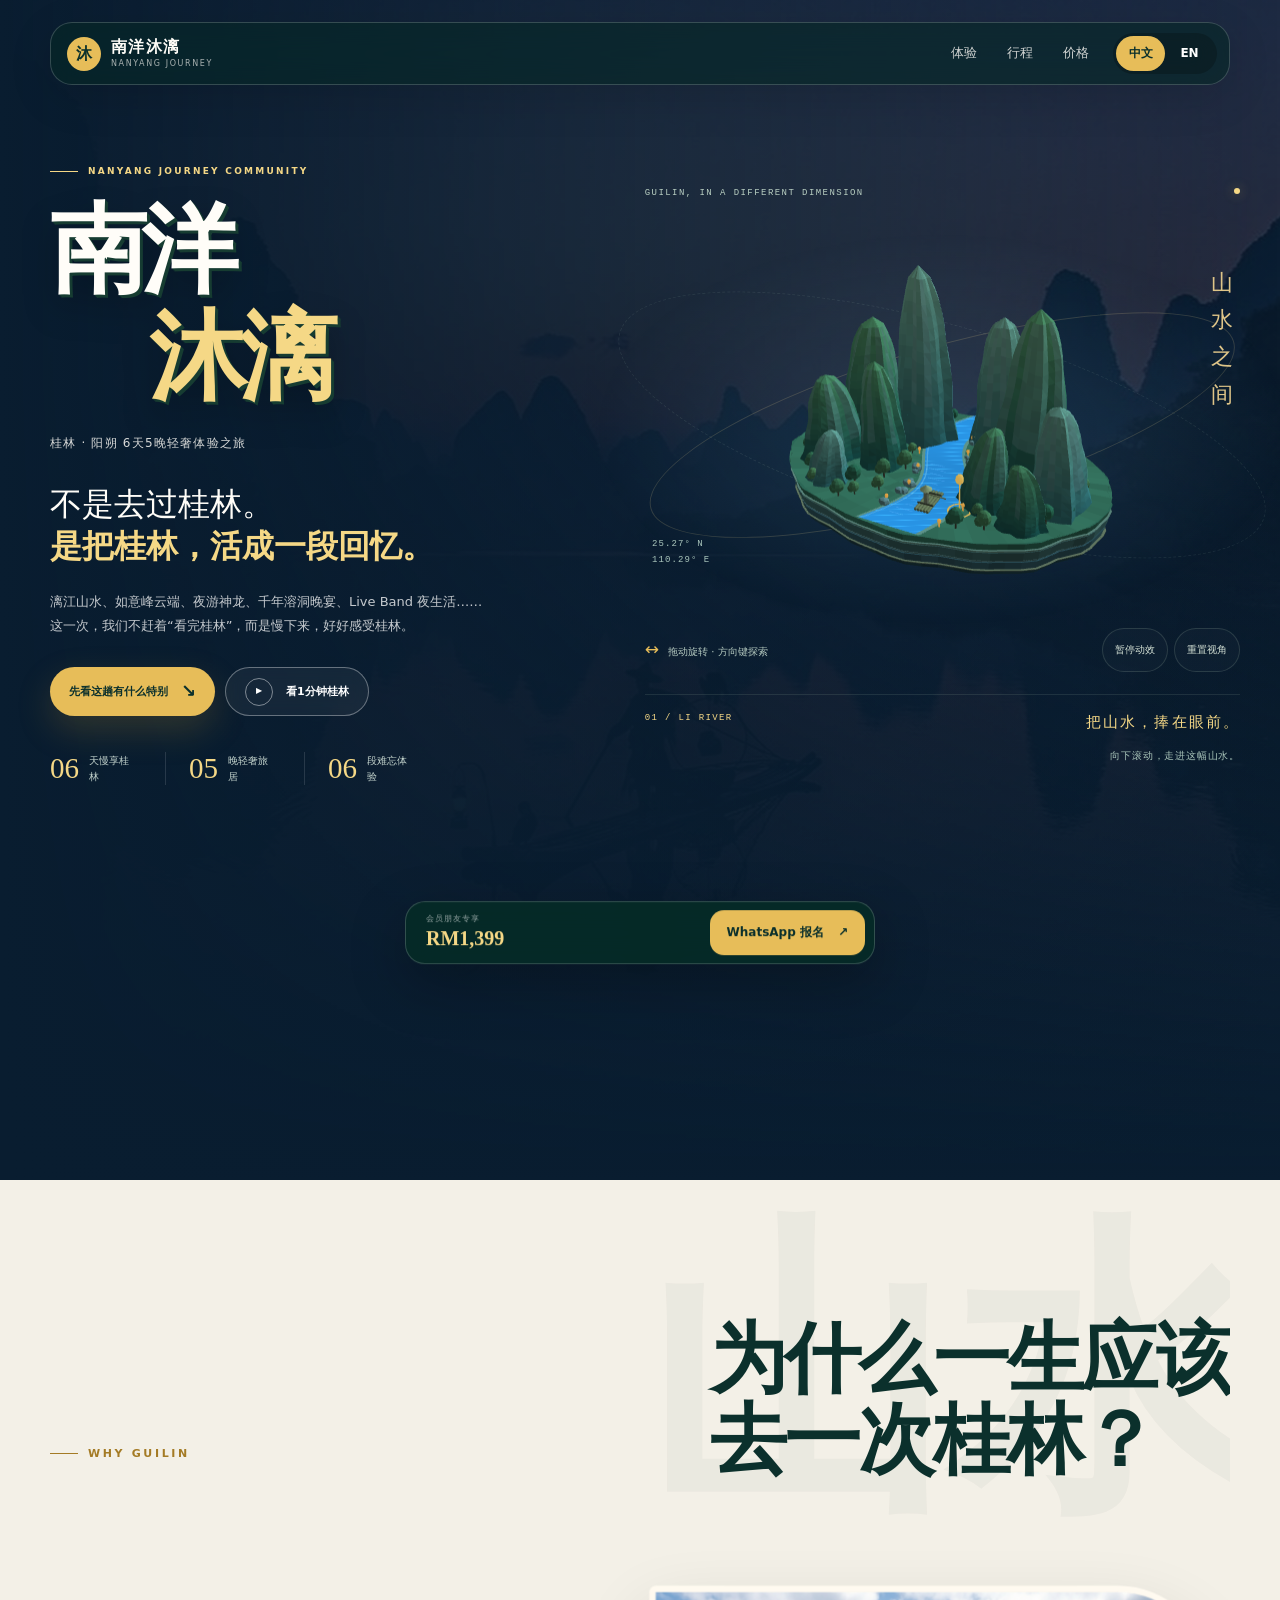
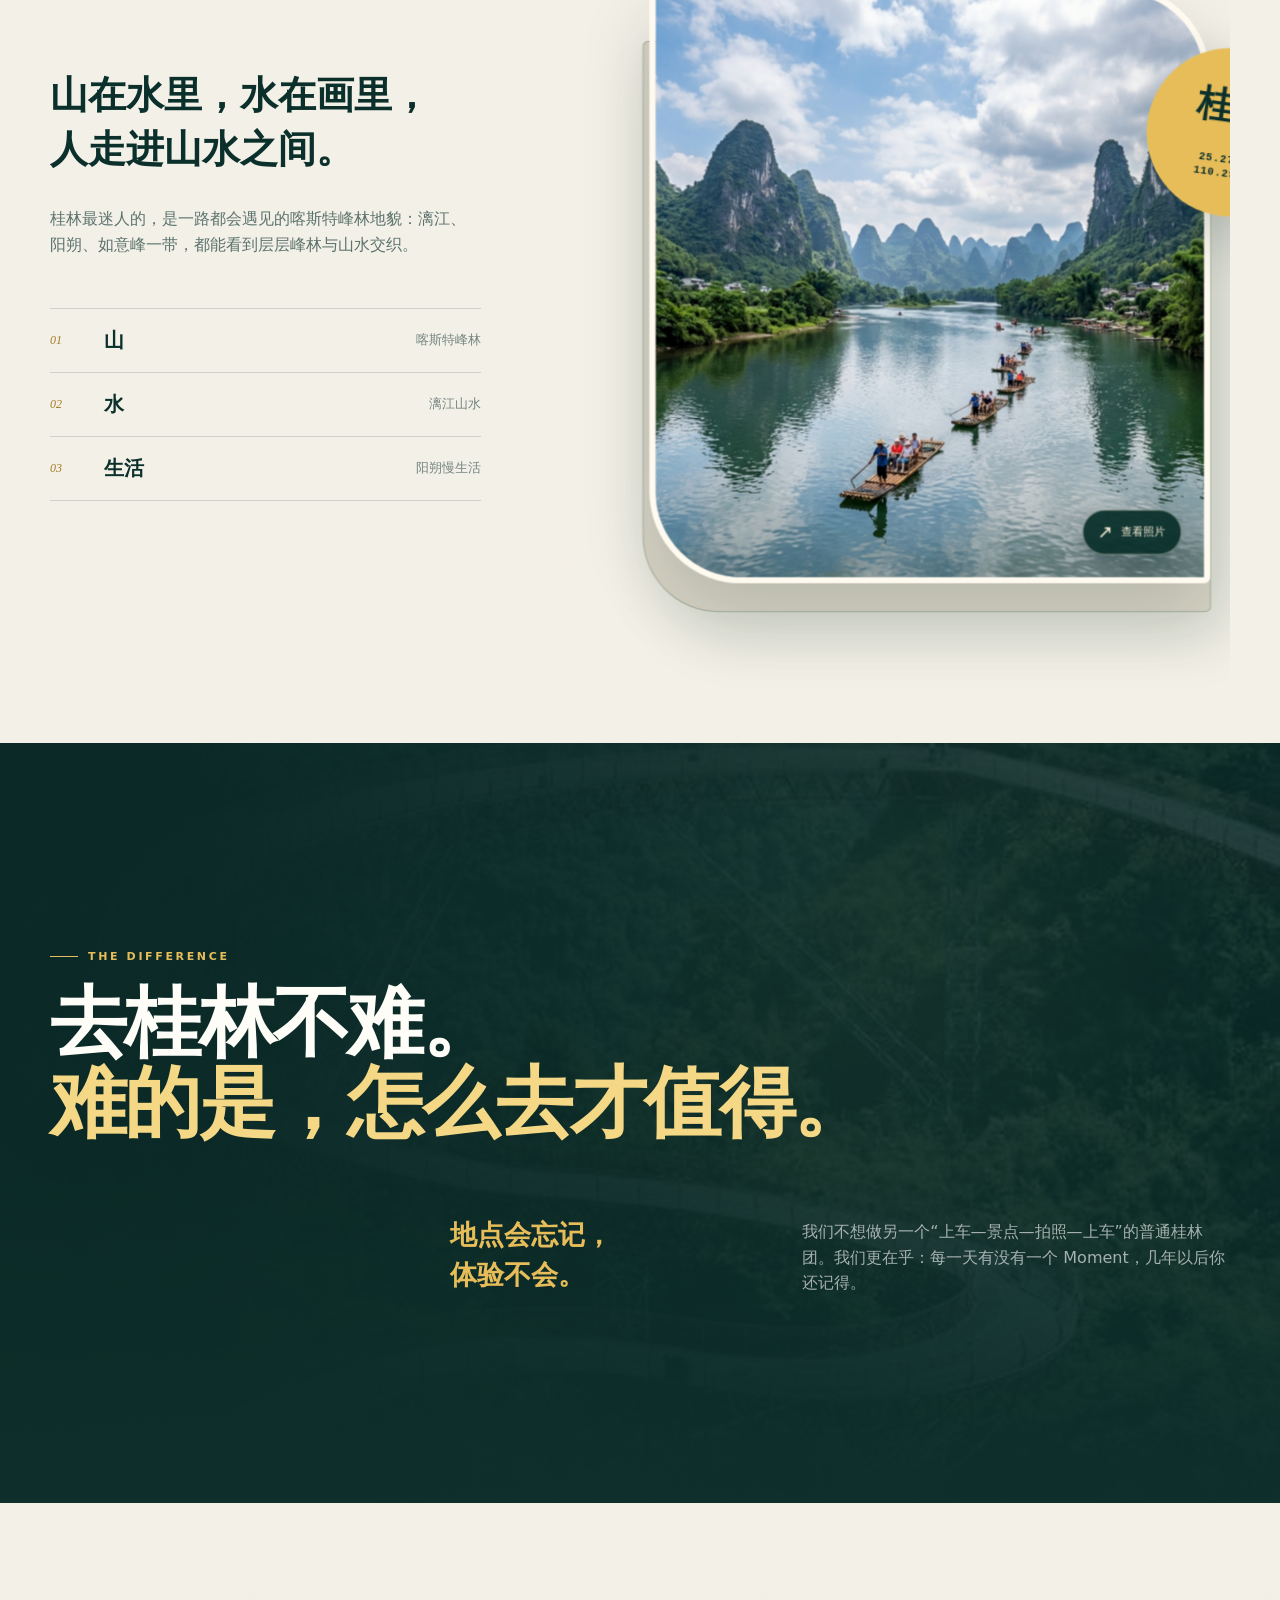
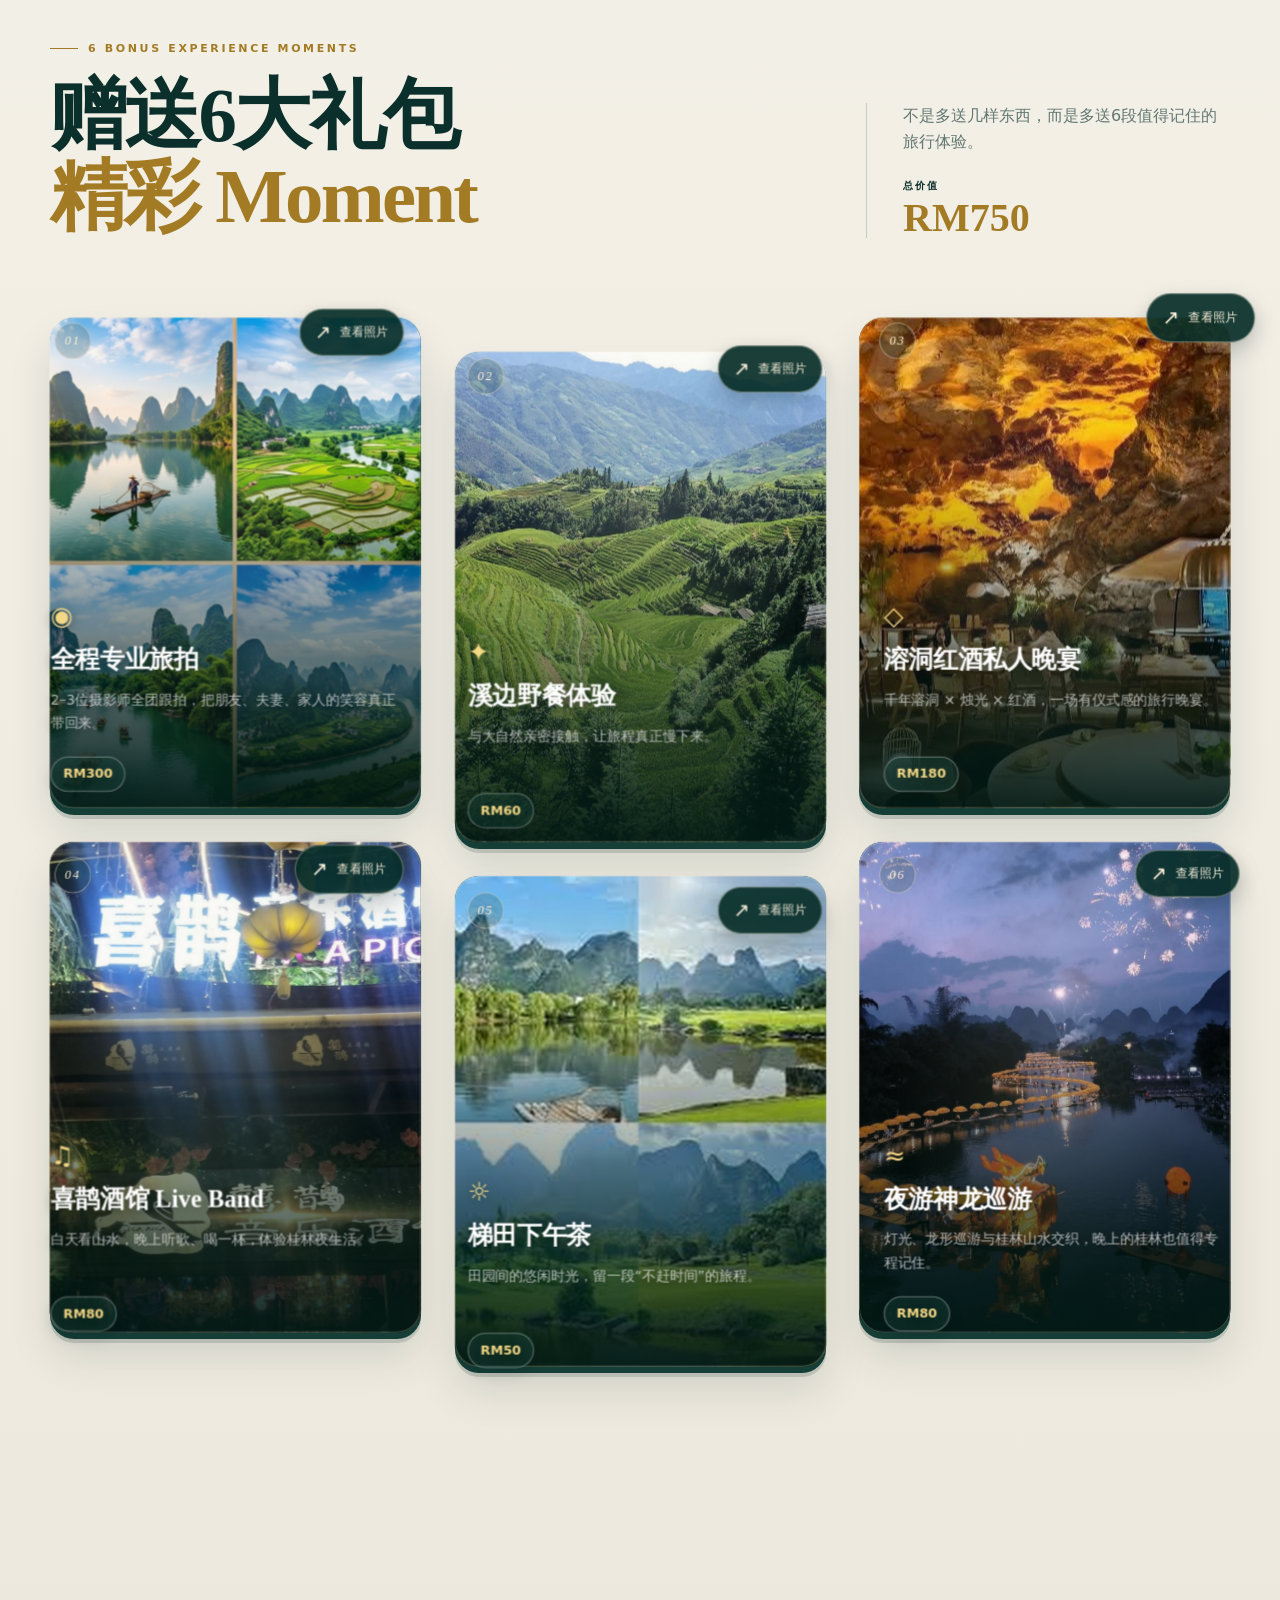
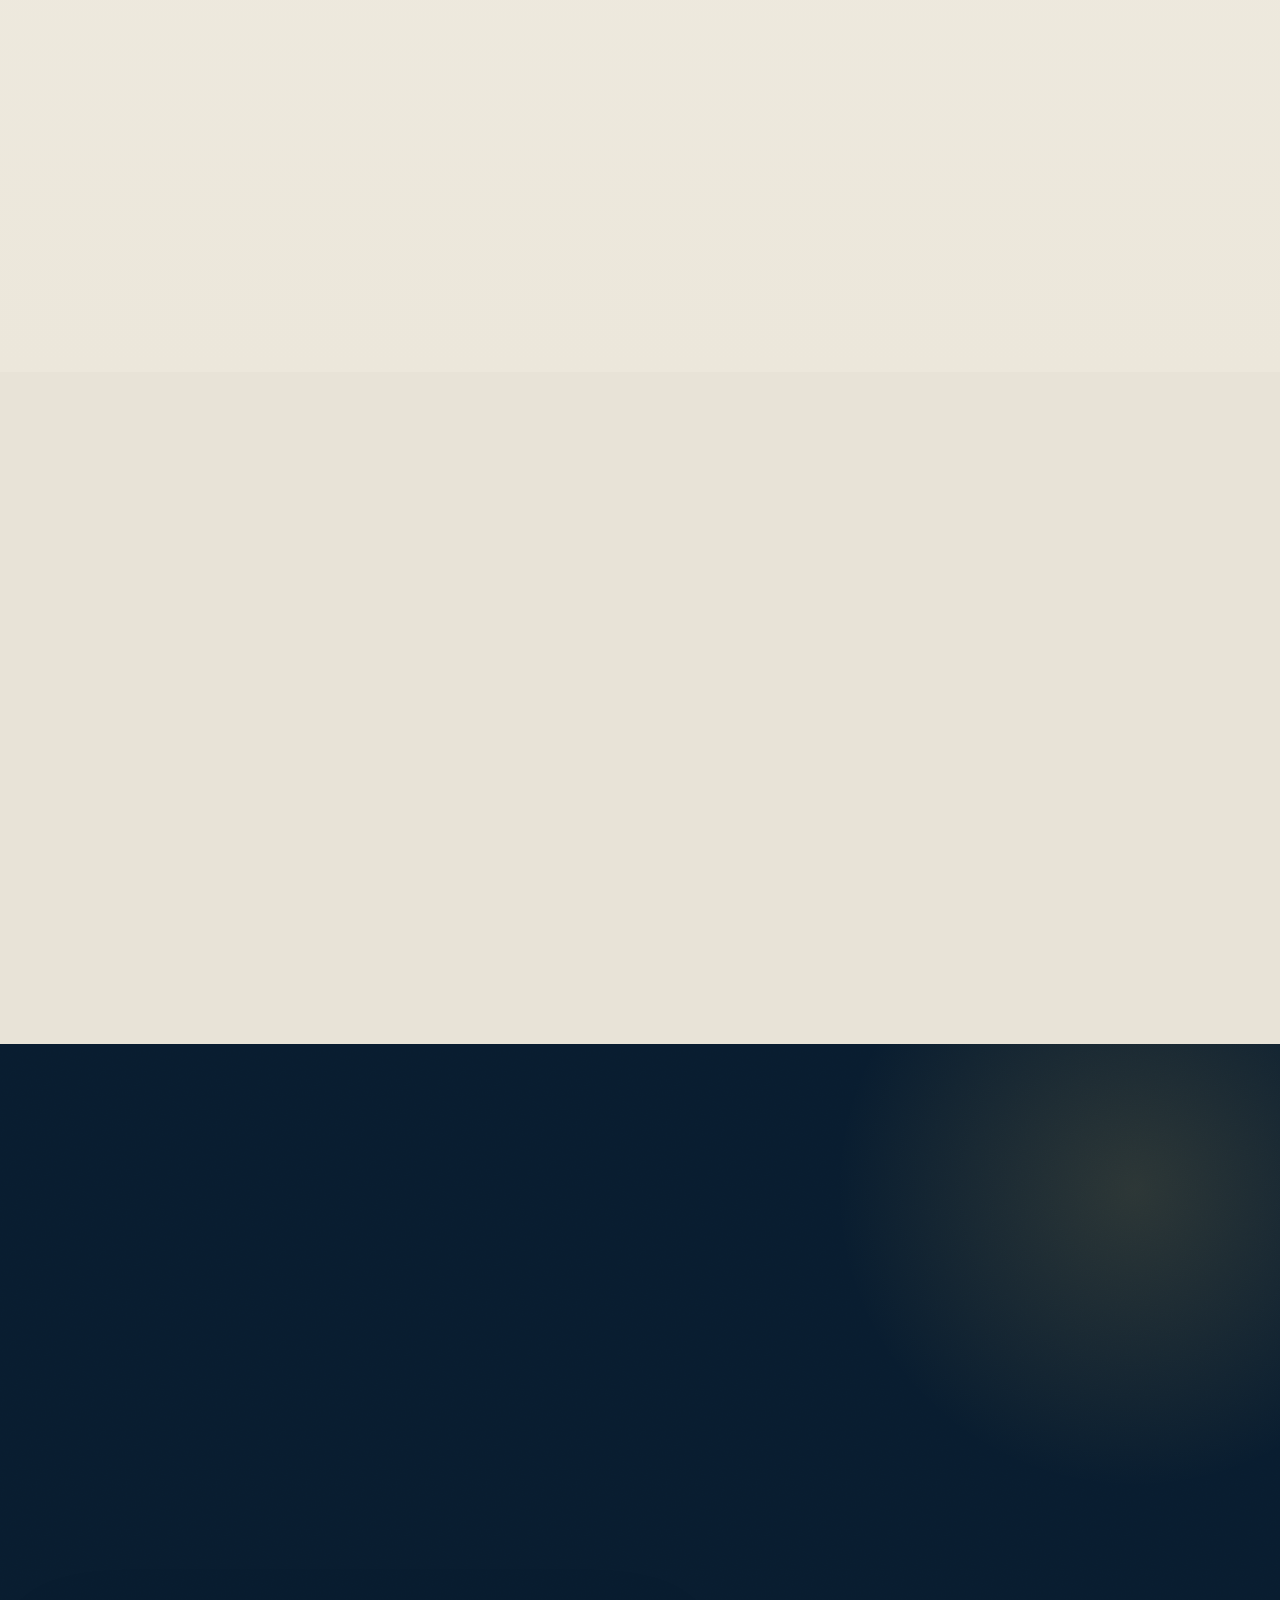
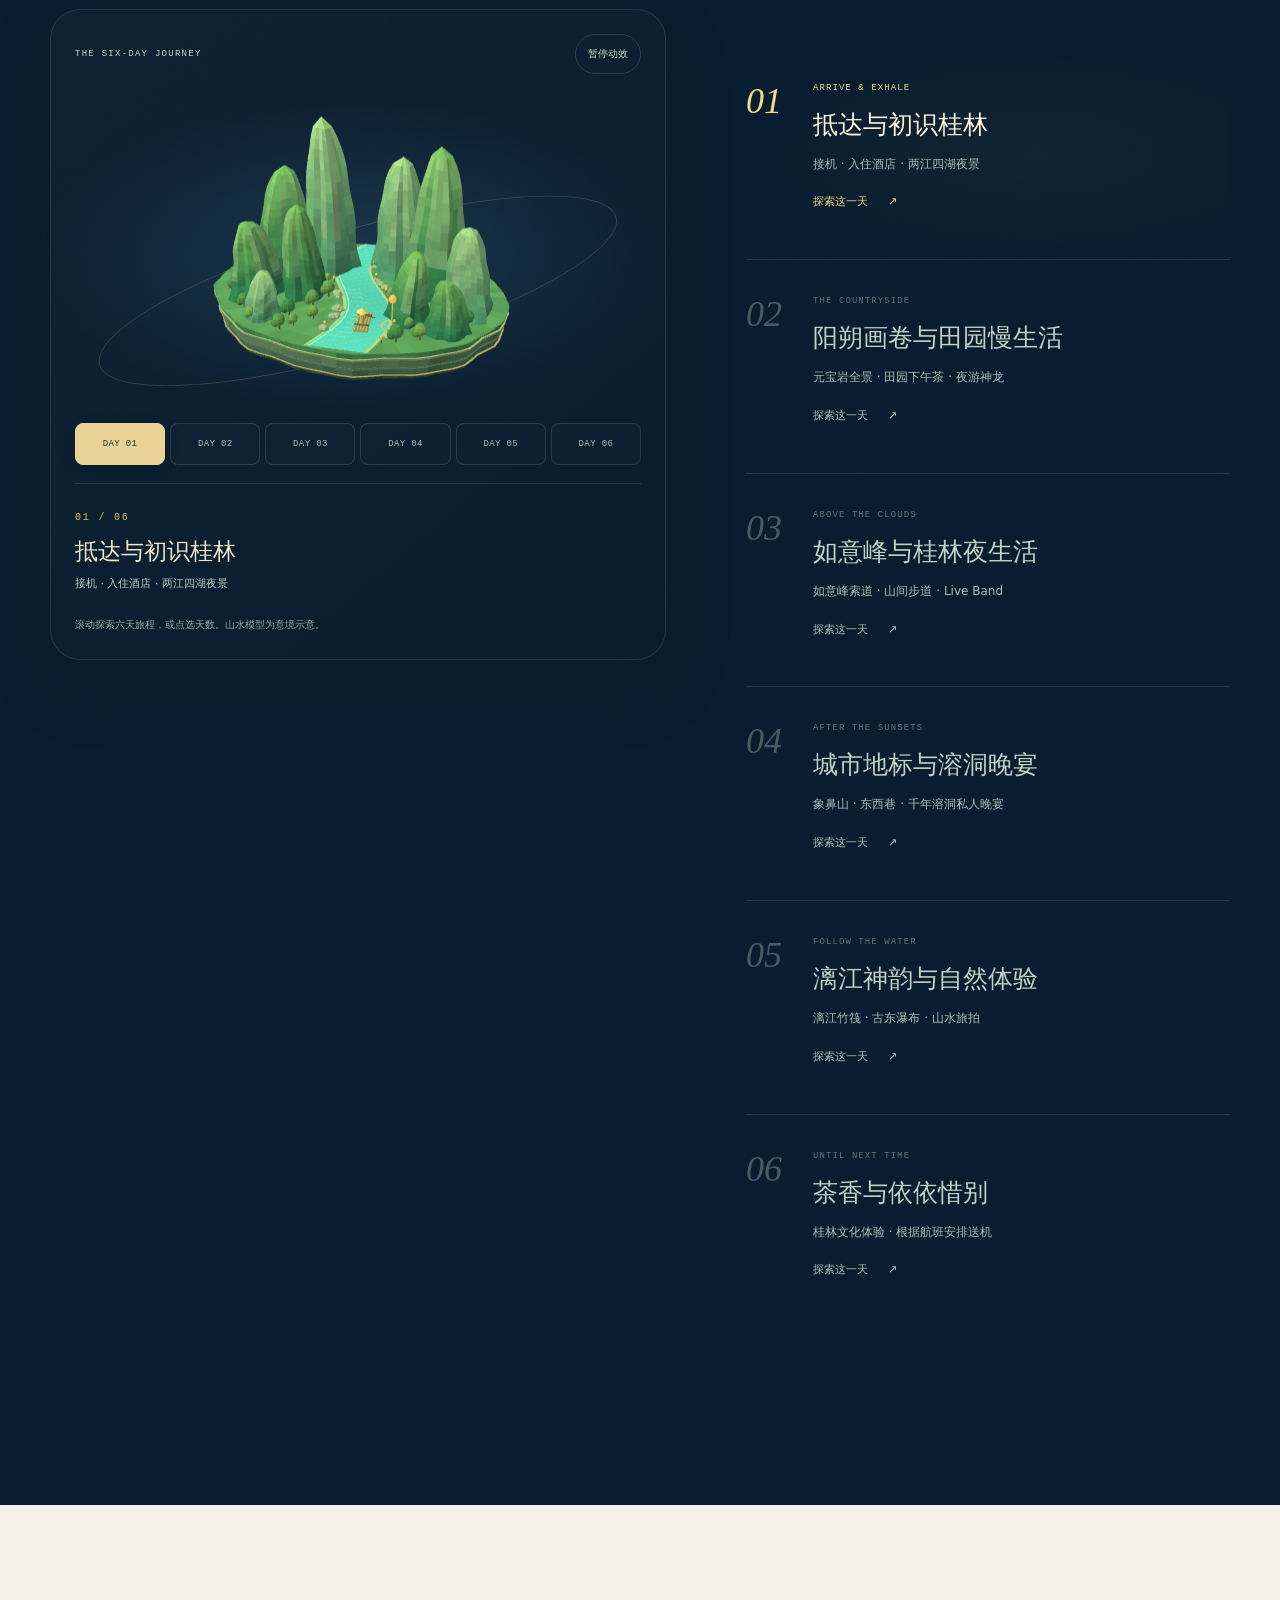
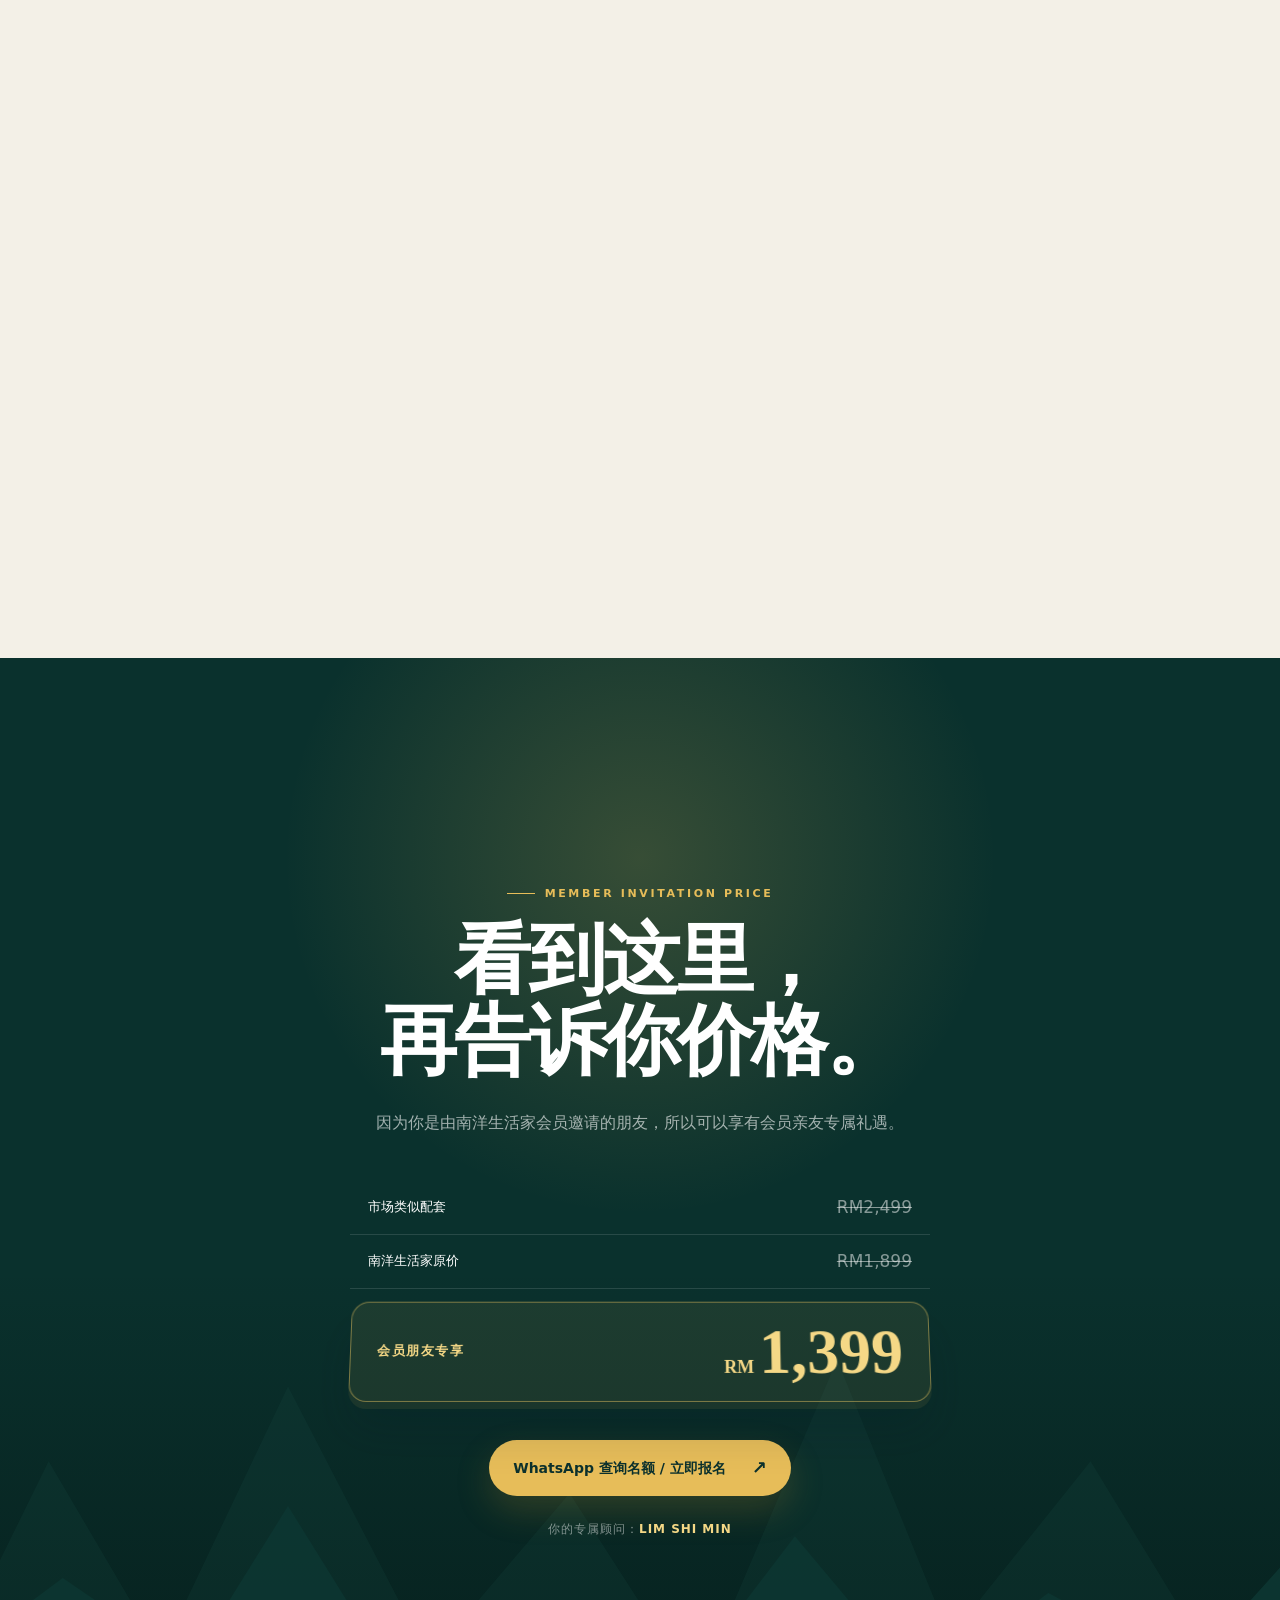
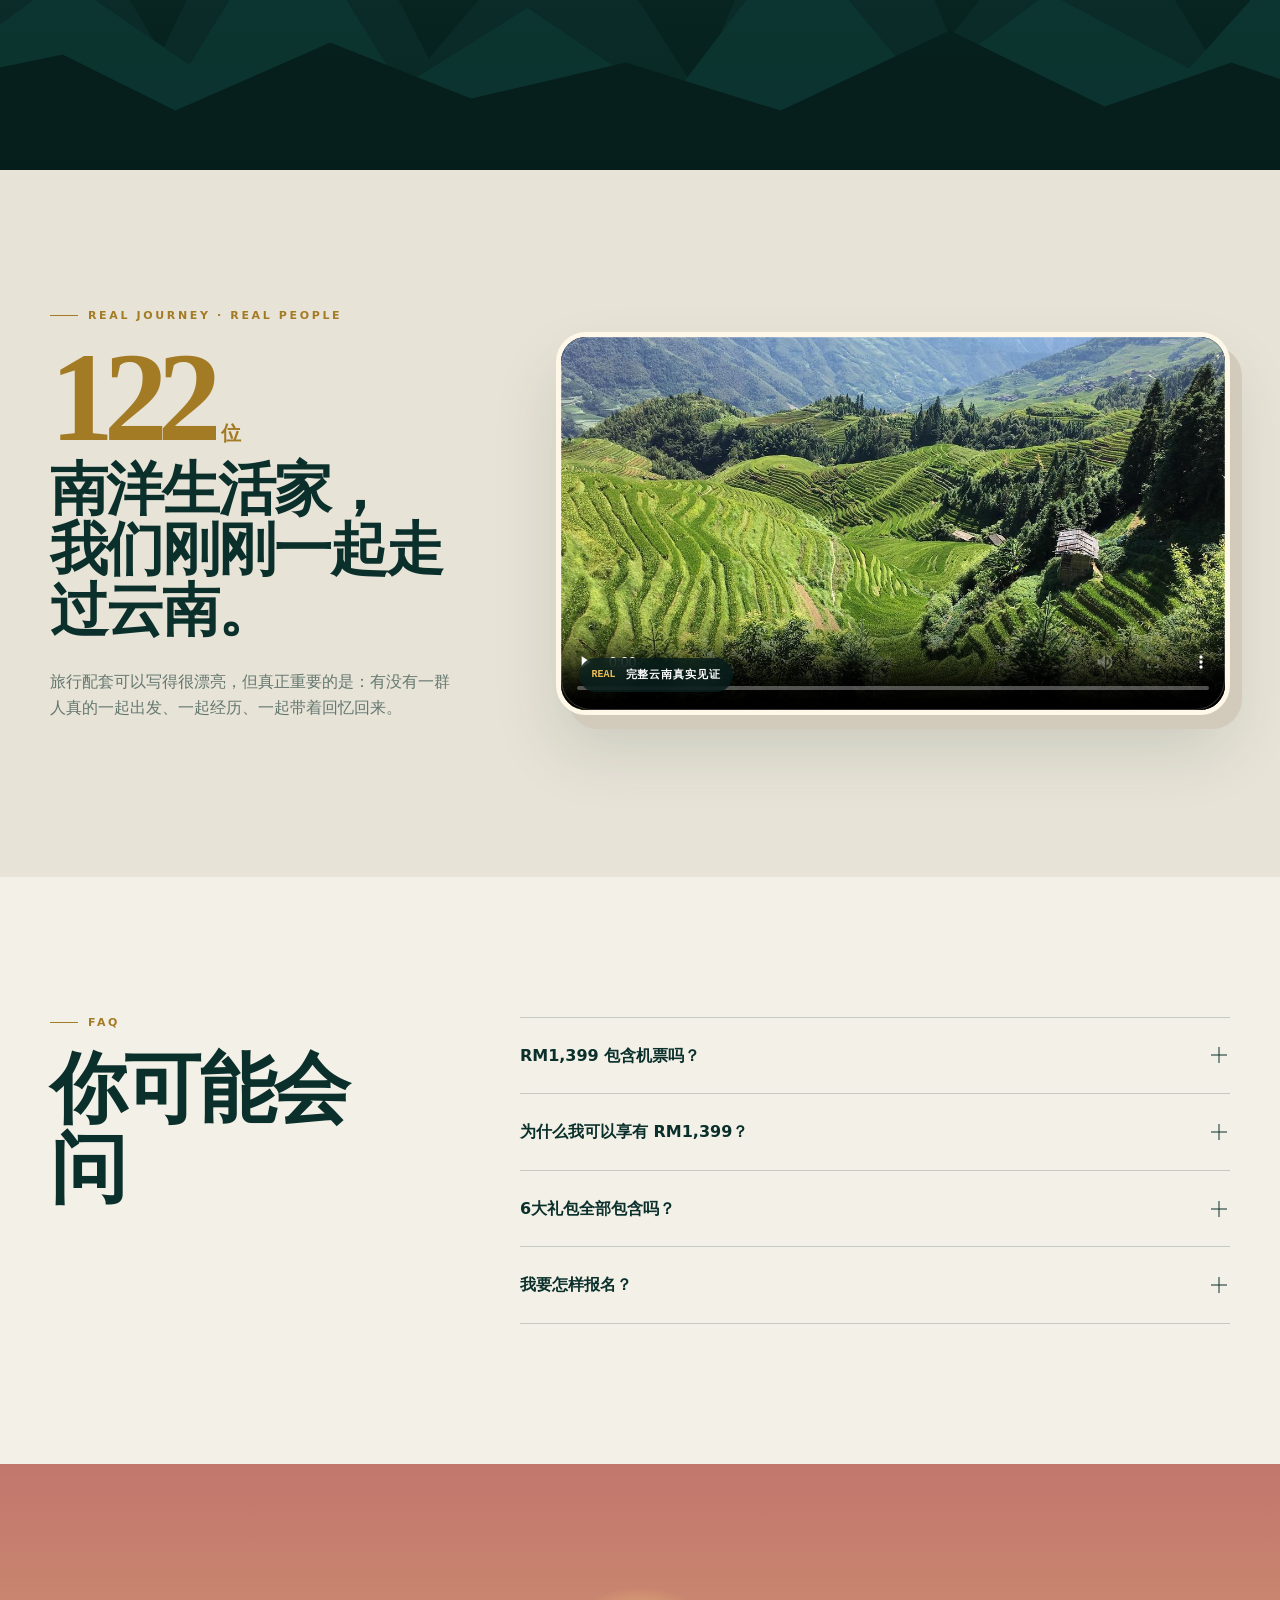
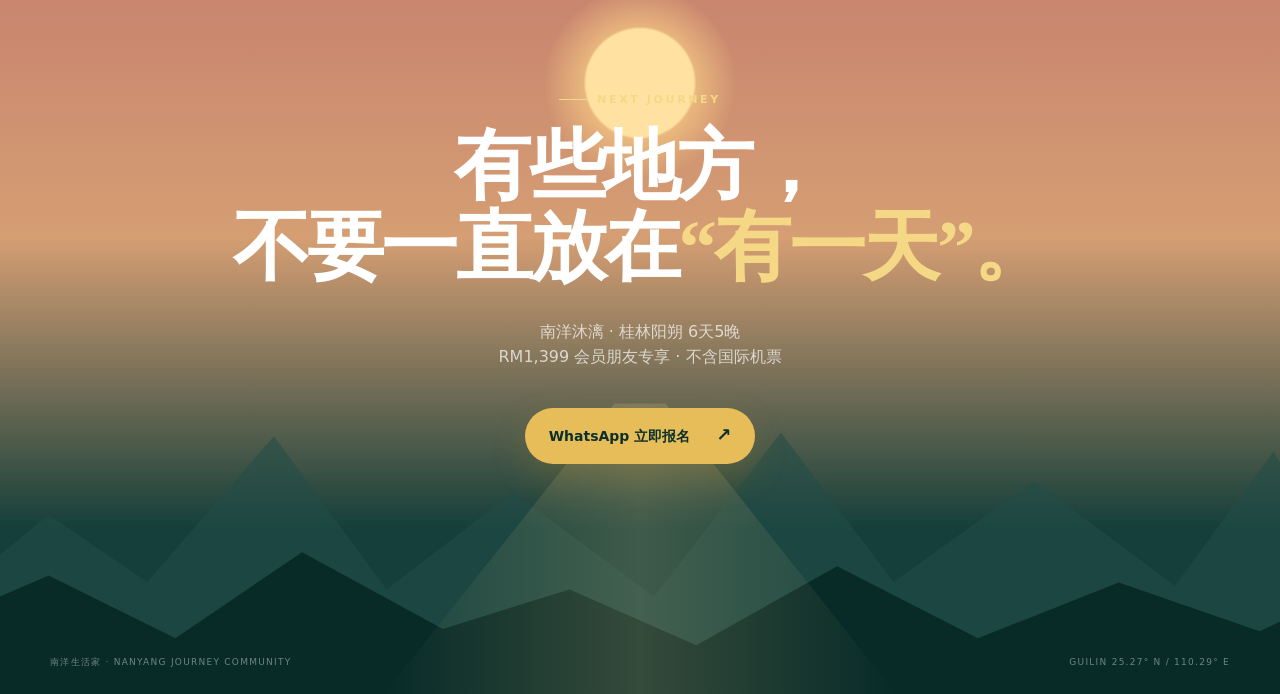
<file: index.html>
<!doctype html>
<html lang="zh-Hans">
<head>
  <meta charset="UTF-8">
  <meta name="viewport" content="width=device-width, initial-scale=1, viewport-fit=cover">
  <meta name="theme-color" content="#092f2b">
  <meta name="description" content="南洋沐漓｜桂林 · 阳朔 6天5晚轻奢体验之旅">
  <title>南洋沐漓｜Guilin · Yangshuo 6D5N</title>
  <link rel="icon" href="data:image/svg+xml,%3Csvg xmlns='http://www.w3.org/2000/svg' viewBox='0 0 64 64'%3E%3Crect width='64' height='64' rx='32' fill='%23e7bd59'/%3E%3Ctext x='32' y='43' text-anchor='middle' font-size='36' font-family='serif' font-weight='700' fill='%230b302c'%3E%E6%B2%90%3C/text%3E%3C/svg%3E">
  <link rel="preload" href="assets/hero.jpg?v=20260924" as="image">
  <link rel="stylesheet" href="styles.css?v=20260925">
  <link rel="stylesheet" href="experience-3d.css?v=20260925-2">
  <link rel="stylesheet" href="journey-3d.css?v=20260925-2">
  <link rel="stylesheet" href="gallery-3d.css?v=20260925-2">
  <link rel="stylesheet" href="cave-integration.css?v=20260930-1">
  <noscript><style>.reveal{opacity:1!important;transform:none!important}.scene-footer,.time-switch,.journey-tabs,.journey-motion,.lang-switch{display:none!important}.scene-fallback-note{display:block!important}.faq-answer{max-height:none!important;visibility:visible!important;opacity:1!important}</style></noscript>
</head>
<body>
  <div class="reading-progress" aria-hidden="true"></div>
  <a class="skip-link" href="#main">跳到主要内容</a>

  <header class="topbar" aria-label="Primary navigation">
    <a class="brand" href="#top" aria-label="南洋沐漓首页">
      <span class="brand-mark" aria-hidden="true">沐</span>
      <span class="brand-copy"><b>南洋沐漓</b><small>NANYANG JOURNEY</small></span>
    </a>
    <nav class="nav-links" aria-label="页面导航">
      <a href="#moments" data-i18n="navMoments">体验</a>
      <a href="#route" data-i18n="navRoute">行程</a>
      <a href="#invitation" data-i18n="navPrice">价格</a>
    </nav>
    <div class="lang-switch" role="group" aria-label="Language">
      <button class="lang-btn is-active" type="button" data-lang="zh" aria-pressed="true">中文</button>
      <button class="lang-btn" type="button" data-lang="en" aria-pressed="false">EN</button>
    </div>
  </header>

  <main id="main">
    <section class="hero" id="top" aria-labelledby="hero-title">
      <div class="hero-scene" aria-hidden="true">
        <div class="hero-photo"></div>
        <div class="sun"></div>
        <div class="cloud cloud-a"></div>
        <div class="cloud cloud-b"></div>
        <div class="mountain mountain-far"></div>
        <div class="mountain mountain-mid"></div>
        <div class="mountain mountain-near"></div>
        <div class="river-plane"><span></span><span></span><span></span></div>
        <div class="boat"><i></i></div>
        <div class="hero-vignette"></div>
        <canvas id="atmosphere"></canvas>
      </div>

      <div class="hero-layout shell">
      <div class="hero-content">
        <p class="eyebrow hero-eyebrow" data-i18n="heroEyebrow">NANYANG JOURNEY COMMUNITY</p>
        <h1 id="hero-title">南洋<span>沐漓</span></h1>
        <p class="hero-meta" data-i18n="heroMeta">桂林 · 阳朔 6天5晚轻奢体验之旅</p>
        <p class="hero-line" data-i18n="heroLine">不是去过桂林。<br><strong>是把桂林，活成一段回忆。</strong></p>
        <p class="hero-description" data-i18n="heroDescription">漓江山水、如意峰云端、夜游神龙、千年溶洞晚宴、Live Band 夜生活……这一次，我们不赶着“看完桂林”，而是慢下来，好好感受桂林。</p>
        <div class="hero-actions">
          <a class="button button-gold" href="#moments"><span data-i18n="heroPrimary">先看这趟有什么特别</span><i aria-hidden="true">↘</i></a>
          <a class="button button-ghost" href="#film"><span class="play-dot" aria-hidden="true">▶</span><span data-i18n="heroSecondary">看1分钟桂林</span></a>
        </div>
        <div class="journey-facts" aria-label="旅程亮点">
          <span><b>06</b><small data-i18n="factDays">天慢享桂林</small></span>
          <span><b>05</b><small data-i18n="factNights">晚轻奢旅居</small></span>
          <span><b>06</b><small data-i18n="factMoments">段难忘体验</small></span>
        </div>
      </div>
      <div class="scene-panel">
        <div class="scene-kicker"><span>GUILIN, IN A DIFFERENT DIMENSION</span><span class="scene-live" aria-hidden="true"></span></div>

        <div class="scene-stage">
          <div class="scene-orbit orbit-outer" aria-hidden="true"></div>
          <div class="scene-orbit orbit-inner" aria-hidden="true"></div>
          <div class="scene-aura" aria-hidden="true"></div>
          <img class="scene-fallback" src="assets/hero.jpg?v=20260924" alt="桂林漓江山水落日">
          <canvas id="guilin-3d" tabindex="0" aria-label="可旋转的桂林山水三维模型" aria-describedby="scene-help"></canvas>
          <span class="scene-coordinate" aria-hidden="true">25.27° N<br>110.29° E</span>
          <span class="scene-title" aria-hidden="true">山<br>水<br>之<br>间</span>
          <p class="scene-fallback-note" data-i18n="sceneFallback">山水画卷 · 静态预览</p>
        </div>
        <div class="scene-footer">
          <p id="scene-help"><span aria-hidden="true">↔</span> <span data-i18n="sceneHelp">拖动旋转 · 方向键探索</span></p>
          <div class="scene-controls">
            <button id="motion-toggle" type="button" aria-pressed="true"><span class="motion-on" data-i18n="motionPause">暂停动效</span><span class="motion-off" data-i18n="motionPlay">开启动效</span></button>
            <button id="scene-reset" type="button" data-i18n="sceneReset">重置视角</button>
          </div>
        </div>
        <div class="scene-caption"><span>01 / LI RIVER</span><span data-i18n="sceneCaption">把山水，捧在眼前。</span></div>
        <p class="scene-enter-hint" data-i18n="sceneEnter">向下滚动，走进这幅山水。</p>
      </div>
      </div>
      <div class="scroll-note" aria-hidden="true"><span></span><em>SCROLL TO ENTER</em></div>
    </section>

    <section class="why section shell" id="why">
      <div class="section-heading reveal">
        <p class="eyebrow">WHY GUILIN</p>
        <h2 data-i18n="whyTitle">为什么一生应该<br>去一次桂林？</h2>
      </div>
      <div class="why-grid">
        <div class="why-copy reveal">
          <p class="lead" data-i18n="whyLead">山在水里，水在画里，<br>人走进山水之间。</p>
          <p data-i18n="whyBody">桂林最迷人的，是一路都会遇见的喀斯特峰林地貌：漓江、阳朔、如意峰一带，都能看到层层峰林与山水交织。</p>
          <div class="nature-list" aria-label="桂林特色">
            <div><span>01</span><b data-i18n="natureMountain">山</b><small data-i18n="natureMountainCopy">喀斯特峰林</small></div>
            <div><span>02</span><b data-i18n="natureWater">水</b><small data-i18n="natureWaterCopy">漓江山水</small></div>
            <div><span>03</span><b data-i18n="natureLife">生活</b><small data-i18n="natureLifeCopy">阳朔慢生活</small></div>
          </div>
        </div>
        <div class="photo-stage reveal" data-depth-card>
          <div class="photo-frame"><img src="assets/river.jpg?v=20260924" alt="桂林漓江山水" loading="lazy"></div>
          <div class="floating-stamp"><span>桂林</span><small>25.27° N<br>110.29° E</small></div>
          <div class="photo-caption">KARST<br>LANDSCAPE</div>
        </div>
      </div>
    </section>

    <section class="manifesto section" aria-labelledby="manifesto-title">
      <div class="manifesto-landscape" aria-hidden="true"></div>
      <div class="shell manifesto-inner reveal">
        <p class="eyebrow">THE DIFFERENCE</p>
        <h2 id="manifesto-title" data-i18n="differenceTitle">去桂林不难。<br><span>难的是，怎么去才值得。</span></h2>
        <div class="manifesto-copy">
          <p class="quote" data-i18n="differenceQuote">地点会忘记，<br>体验不会。</p>
          <p data-i18n="differenceBody">我们不想做另一个“上车—景点—拍照—上车”的普通桂林团。我们更在乎：每一天有没有一个 Moment，几年以后你还记得。</p>
        </div>
      </div>
    </section>

    <section class="moments section" id="moments" aria-labelledby="moments-title">
      <div class="shell">
        <div class="moments-intro reveal">
          <div>
            <p class="eyebrow">6 BONUS EXPERIENCE MOMENTS</p>
            <h2 id="moments-title" data-i18n="momentsTitle">赠送6大礼包<br><span>精彩 Moment</span></h2>
          </div>
          <div class="moments-note">
            <p data-i18n="momentsBody">不是多送几样东西，而是多送6段值得记住的旅行体验。</p>
            <strong><small data-i18n="totalValue">总价值</small> RM750</strong>
          </div>
        </div>

        <div class="moment-grid">
          <article class="moment-card reveal" data-tilt>
            <img src="assets/river2.jpg?v=20260924" alt="专业旅拍" loading="lazy">
            <div class="card-shade"></div><span class="card-no">01</span>
            <div class="moment-card-copy"><p class="card-icon">◉</p><h3 data-i18n="giftPhoto">全程专业旅拍</h3><p data-i18n="giftPhotoCopy">2–3位摄影师全团跟拍，把朋友、夫妻、家人的笑容真正带回来。</p><b>RM300</b></div>
          </article>
          <article class="moment-card reveal" data-tilt>
            <img src="assets/terraces.jpg?v=20260924" alt="溪边野餐体验" loading="lazy">
            <div class="card-shade"></div><span class="card-no">02</span>
            <div class="moment-card-copy"><p class="card-icon">✦</p><h3 data-i18n="giftPicnic">溪边野餐体验</h3><p data-i18n="giftPicnicCopy">与大自然亲密接触，让旅程真正慢下来。</p><b>RM60</b></div>
          </article>
          <article class="moment-card reveal" id="cave-dinner" data-tilt>
            <img src="assets/dinner.jpg?v=20260924" alt="溶洞红酒私人晚宴" loading="lazy">
            <div class="card-shade"></div><span class="card-no">03</span>
            <div class="moment-card-copy"><p class="card-icon">◇</p><h3 data-i18n="giftDinner">溶洞红酒私人晚宴</h3><p data-i18n="giftDinnerCopy">千年溶洞 × 烛光 × 红酒，一场有仪式感的旅行晚宴。</p><b>RM180</b></div>
            <a class="cave-card-link" href="./cave-dinner-demo/?from=main" aria-label="进入溶洞红酒私人晚宴 3D 场景"></a>
          </article>
          <article class="moment-card reveal" id="magpie-bar" data-tilt>
            <a class="cave-card-link" href="./magpie-bar-demo/?from=main" aria-label="进入喜鹊酒馆 Live Band 3D 场景"></a>
            <img src="assets/bar.jpg?v=20260924" alt="喜鹊酒馆 Live Band" loading="lazy">
            <div class="card-shade"></div><span class="card-no">04</span>
            <div class="moment-card-copy"><p class="card-icon">♫</p><h3 data-i18n="giftBand">喜鹊酒馆 Live Band</h3><p data-i18n="giftBandCopy">白天看山水，晚上听歌、喝一杯，体验桂林夜生活。</p><b>RM80</b></div>
          </article>
          <article class="moment-card reveal" data-tilt>
            <img src="assets/afternoon.jpg?v=20260924" alt="梯田下午茶" loading="lazy">
            <div class="card-shade"></div><span class="card-no">05</span>
            <div class="moment-card-copy"><p class="card-icon">☼</p><h3 data-i18n="giftTea">梯田下午茶</h3><p data-i18n="giftTeaCopy">田园间的悠闲时光，留一段“不赶时间”的旅程。</p><b>RM50</b></div>
          </article>
          <article class="moment-card reveal" data-tilt>
            <img src="assets/dragon.jpg?v=20260924" alt="夜游神龙巡游" loading="lazy">
            <div class="card-shade"></div><span class="card-no">06</span>
            <div class="moment-card-copy"><p class="card-icon">≈</p><h3 data-i18n="giftDragon">夜游神龙巡游</h3><p data-i18n="giftDragonCopy">灯光、龙形巡游与桂林山水交织，晚上的桂林也值得专程记住。</p><b>RM80</b></div>
          </article>
        </div>

        <article class="easter-egg reveal" data-depth-card>
          <img src="assets/sidecar.jpg?v=20260924" alt="十里画廊骑行体验" loading="lazy">
          <div class="easter-overlay"></div>
          <div class="easter-copy"><p class="eyebrow">HIDDEN EASTER EGG · 额外惊喜</p><h3 data-i18n="eggTitle">彩蛋福利｜十里画廊骑行体验</h3><p data-i18n="eggBody">这项不算进 RM750 的6大礼包。来到阳朔，不只是坐在车里经过，而是真正走进山水之间。</p></div>
          <span class="gift-seal">BONUS<br>+1</span>
        </article>
      </div>
    </section>

    <section class="film section" id="film" aria-labelledby="film-title">
      <div class="shell film-grid">
        <div class="film-heading reveal">
          <p class="eyebrow">WATCH GUILIN</p>
          <h2 id="film-title" data-i18n="filmTitle">打开音乐，<br>用1分钟感受桂林。</h2>
          <p data-i18n="filmCopy">山水不只适合观看，也适合慢慢听见。</p>
        </div>
        <div class="video-frame reveal">
          <video controls playsinline preload="none" poster="assets/river.jpg?v=20260924">
            <source src="assets/guilin.mp4" type="video/mp4">
          </video>
          <div class="video-label"><span>01:00</span><b data-i18n="filmLabel">桂林精选 · 有音乐</b></div>
        </div>
      </div>
    </section>

    <section class="route section" id="route" aria-labelledby="route-title">
      <div class="route-glow" aria-hidden="true"></div>
      <div class="shell route-intro reveal">
        <p class="eyebrow">ITINERARY HIGHLIGHTS</p>
        <h2 id="route-title" data-i18n="routeTitle">沿着漓江，<br>把六天走成一幅画。</h2>
        <p data-i18n="routeCopy">当然，桂林该看的，我们也不会错过。每一天，只留一个真正值得记住的重点。</p>
      </div>

      <div class="journey-explorer shell" id="route-map">
        <div class="journey-landscape">
          <div class="journey-scene-top"><span>THE SIX-DAY JOURNEY</span><button class="journey-motion" type="button" aria-pressed="true"><span class="motion-on" data-i18n="motionPause">暂停动效</span><span class="motion-off" data-i18n="motionPlay">开启动效</span></button></div>
          <div class="scene-stage route-scene-stage">
            <div class="scene-aura" aria-hidden="true"></div>
            <div class="scene-orbit" aria-hidden="true"></div>
            <img class="scene-fallback" src="assets/river.jpg?v=20260924" alt="漓江山水">
            <canvas id="route-3d" tabindex="0" aria-label="六天山水旅程模型，可拖动旋转" aria-describedby="journey-help"></canvas>
            <p class="scene-fallback-note" data-i18n="sceneFallback">山水画卷 · 静态预览</p>
          </div>
          <div class="journey-tabs" role="group" aria-label="选择行程天数 / Choose a day">
            <button type="button" data-journey-day="1" aria-pressed="true">DAY 01</button>
            <button type="button" data-journey-day="2" aria-pressed="false">DAY 02</button>
            <button type="button" data-journey-day="3" aria-pressed="false">DAY 03</button>
            <button type="button" data-journey-day="4" aria-pressed="false">DAY 04</button>
            <button type="button" data-journey-day="5" aria-pressed="false">DAY 05</button>
            <button type="button" data-journey-day="6" aria-pressed="false">DAY 06</button>
          </div>
          <div class="journey-current"><span id="journey-day-label">01 / 06</span><h3 id="journey-current-title">抵达与初识桂林</h3><p id="journey-current-copy">接机 · 入住酒店 · 两江四湖夜景</p></div>
          <p id="journey-help" data-i18n="journeyHelp">滚动探索六天旅程，或点选天数。山水模型为意境示意。</p>

        </div>
        <div class="journey-stops">
          <article class="journey-stop is-active" id="journey-day-1" data-day="1"><span class="journey-stop-no">01</span><div><p class="journey-chapter">ARRIVE & EXHALE</p><h3 data-i18n="day1Title">抵达与初识桂林</h3><p data-i18n="day1Copy">接机 · 入住酒店 · 两江四湖夜景</p><button type="button" data-journey-day="1" aria-pressed="true"><span data-i18n="exploreDay">探索这一天</span><span aria-hidden="true">↗</span></button></div></article>
          <article class="journey-stop" id="journey-day-2" data-day="2"><span class="journey-stop-no">02</span><div><p class="journey-chapter">THE COUNTRYSIDE</p><h3 data-i18n="day2Title">阳朔画卷与田园慢生活</h3><p data-i18n="day2Copy">元宝岩全景 · 田园下午茶 · 夜游神龙</p><button type="button" data-journey-day="2" aria-pressed="false"><span data-i18n="exploreDay">探索这一天</span><span aria-hidden="true">↗</span></button></div></article>
          <article class="journey-stop" id="journey-day-3" data-day="3"><span class="journey-stop-no">03</span><div><p class="journey-chapter">ABOVE THE CLOUDS</p><h3 data-i18n="day3Title">如意峰与桂林夜生活</h3><p data-i18n="day3Copy">如意峰索道 · 山间步道 · Live Band</p><button type="button" data-journey-day="3" aria-pressed="false"><span data-i18n="exploreDay">探索这一天</span><span aria-hidden="true">↗</span></button></div></article>
          <article class="journey-stop" id="journey-day-4" data-day="4"><span class="journey-stop-no">04</span><div><p class="journey-chapter">AFTER THE SUNSETS</p><h3 data-i18n="day4Title">城市地标与溶洞晚宴</h3><p data-i18n="day4Copy">象鼻山 · 东西巷 · 千年溶洞私人晚宴</p><button type="button" data-journey-day="4" aria-pressed="false"><span data-i18n="exploreDay">探索这一天</span><span aria-hidden="true">↗</span></button></div></article>
          <article class="journey-stop" id="journey-day-5" data-day="5"><span class="journey-stop-no">05</span><div><p class="journey-chapter">FOLLOW THE WATER</p><h3 data-i18n="day5Title">漓江神韵与自然体验</h3><p data-i18n="day5Copy">漓江竹筏 · 古东瀑布 · 山水旅拍</p><button type="button" data-journey-day="5" aria-pressed="false"><span data-i18n="exploreDay">探索这一天</span><span aria-hidden="true">↗</span></button></div></article>
          <article class="journey-stop" id="journey-day-6" data-day="6"><span class="journey-stop-no">06</span><div><p class="journey-chapter">UNTIL NEXT TIME</p><h3 data-i18n="day6Title">茶香与依依惜别</h3><p data-i18n="day6Copy">桂林文化体验 · 根据航班安排送机</p><button type="button" data-journey-day="6" aria-pressed="false"><span data-i18n="exploreDay">探索这一天</span><span aria-hidden="true">↗</span></button></div></article>
        </div>
      </div>
    </section>

    <section class="value section" aria-labelledby="value-title">
      <div class="shell value-grid">
        <div class="value-title reveal">
          <p class="eyebrow">RM750 BONUS VALUE</p>
          <h2 id="value-title" data-i18n="valueTitle">6个精彩 Moment，<br><span>我们直接放进配套里。</span></h2>
        </div>
        <div class="receipt reveal">
          <div class="receipt-top"><span>NANYANG JOURNEY</span><span>NO. 006</span></div>
          <ul>
            <li><span data-i18n="giftPhoto">全程专业旅拍</span><b>RM300</b></li>
            <li><span data-i18n="giftPicnic">溪边野餐体验</span><b>RM60</b></li>
            <li><span data-i18n="giftDinner">溶洞红酒私人晚宴</span><b>RM180</b></li>
            <li><span data-i18n="giftBand">喜鹊酒馆 Live Band</span><b>RM80</b></li>
            <li><span data-i18n="giftTea">梯田下午茶</span><b>RM50</b></li>
            <li><span data-i18n="giftDragon">夜游神龙巡游</span><b>RM80</b></li>
          </ul>
          <div class="receipt-total"><span data-i18n="totalValue">总礼包价值</span><strong>RM750</strong></div>
        </div>
      </div>
    </section>

    <section class="invitation section" id="invitation" aria-labelledby="price-title">
      <div class="invitation-scene" aria-hidden="true"><div></div><div></div><div></div></div>
      <div class="shell invitation-inner reveal">
        <p class="eyebrow">MEMBER INVITATION PRICE</p>
        <h2 id="price-title" data-i18n="priceTitle">看到这里，<br>再告诉你价格。</h2>
        <p class="invitation-copy" data-i18n="priceCopy">因为你是由南洋生活家会员邀请的朋友，所以可以享有会员亲友专属礼遇。</p>
        <div class="price-stack">
          <div><span data-i18n="marketPrice">市场类似配套</span><del>RM2,499</del></div>
          <div><span data-i18n="originalPrice">南洋生活家原价</span><del>RM1,899</del></div>
          <div class="price-feature"><span data-i18n="memberPrice">会员朋友专享</span><strong><small>RM</small>1,399</strong></div>
        </div>
        <a class="button button-gold whatsapp-link" href="#" target="_blank" rel="noopener"><span data-i18n="whatsappCta">WhatsApp 查询名额 / 立即报名</span><i aria-hidden="true">↗</i></a>
        <p class="advisor"><span data-i18n="advisor">你的专属顾问</span>：<b data-referrer>LIM SHI MIN</b></p>
      </div>
    </section>

    <section class="proof section" aria-labelledby="proof-title">
      <div class="shell proof-grid">
        <div class="proof-copy reveal">
          <p class="eyebrow">REAL JOURNEY · REAL PEOPLE</p>
          <p class="big-number">122<span>位</span></p>
          <h2 id="proof-title" data-i18n="proofTitle">南洋生活家，<br>我们刚刚一起走过云南。</h2>
          <p data-i18n="proofCopy">旅行配套可以写得很漂亮，但真正重要的是：有没有一群人真的一起出发、一起经历、一起带着回忆回来。</p>
        </div>
        <div class="video-frame proof-video reveal">
          <video controls playsinline preload="none" poster="assets/terraces.jpg?v=20260924">
            <source src="assets/yunnan.mp4" type="video/mp4">
          </video>
          <div class="video-label"><span>REAL</span><b data-i18n="proofLabel">完整云南真实见证</b></div>
        </div>
      </div>
    </section>

    <section class="faq section" aria-labelledby="faq-title">
      <div class="shell faq-grid">
        <div class="reveal"><p class="eyebrow">FAQ</p><h2 id="faq-title" data-i18n="faqTitle">你可能会问</h2></div>
        <div class="accordion reveal">
          <article class="faq-item">
            <button type="button" aria-expanded="false" aria-controls="faq-answer-1"><span data-i18n="faq1q">RM1,399 包含机票吗？</span><i aria-hidden="true"></i></button>
            <div class="faq-answer" id="faq-answer-1" aria-hidden="true"><p data-i18n="faq1a">不包含国际机票。价格包含当地行程、住宿、交通、指定餐食，以及页面列出的6大体验礼包。</p></div>
          </article>
          <article class="faq-item">
            <button type="button" aria-expanded="false" aria-controls="faq-answer-2"><span data-i18n="faq2q">为什么我可以享有 RM1,399？</span><i aria-hidden="true"></i></button>
            <div class="faq-answer" id="faq-answer-2" aria-hidden="true"><p data-i18n="faq2a">这是南洋生活家会员朋友专属邀请价格，你通过会员的专属链接进入，因此可享有这项礼遇。</p></div>
          </article>
          <article class="faq-item">
            <button type="button" aria-expanded="false" aria-controls="faq-answer-3"><span data-i18n="faq3q">6大礼包全部包含吗？</span><i aria-hidden="true"></i></button>
            <div class="faq-answer" id="faq-answer-3" aria-hidden="true"><p data-i18n="faq3a">是的，页面列出的6项精彩 Moment 均已包含；十里画廊骑行则是额外彩蛋福利。</p></div>
          </article>
          <article class="faq-item">
            <button type="button" aria-expanded="false" aria-controls="faq-answer-4"><span data-i18n="faq4q">我要怎样报名？</span><i aria-hidden="true"></i></button>
            <div class="faq-answer" id="faq-answer-4" aria-hidden="true"><p data-i18n="faq4a">点击 WhatsApp 按钮，系统会自动带上你的推荐会员资料。发送信息后，专属顾问会协助确认日期与名额。</p></div>
          </article>
        </div>
      </div>
    </section>

    <section class="closing" aria-labelledby="closing-title">
      <div class="closing-scene" aria-hidden="true">
        <div class="closing-sun"></div><div class="closing-mountain far"></div><div class="closing-mountain near"></div><div class="closing-water"></div>
      </div>
      <div class="shell closing-inner reveal">
        <p class="eyebrow">NEXT JOURNEY</p>
        <h2 id="closing-title" data-i18n="closingTitle">有些地方，<br>不要一直放在<span>“有一天”。</span></h2>
        <p data-i18n="closingCopy">南洋沐漓 · 桂林阳朔 6天5晚<br>RM1,399 会员朋友专享 · 不含国际机票</p>
        <a class="button button-gold whatsapp-link" href="#" target="_blank" rel="noopener"><span data-i18n="closingCta">WhatsApp 立即报名</span><i aria-hidden="true">↗</i></a>
      </div>
      <footer><span>南洋生活家 · NANYANG JOURNEY COMMUNITY</span><span>GUILIN 25.27° N / 110.29° E</span></footer>
    </section>
  </main>

  <aside class="sticky-cta" aria-label="快速报名">
    <div><small data-i18n="stickyLabel">会员朋友专享</small><strong>RM1,399</strong></div>
    <a class="whatsapp-link" href="#" target="_blank" rel="noopener"><span data-i18n="stickyCta">WhatsApp 报名</span><i aria-hidden="true">↗</i></a>
  </aside>

  <script src="app.js?v=20260925-2" defer></script>
  <script src="scene-3d.js?v=20260925-2" defer></script>
  <script src="journey-3d.js?v=20260925-2" defer></script>
  <script src="gallery-3d.js?v=20260928-3" defer></script>
  <script src="cave-integration.js?v=20260930-1" defer></script>
</body>
</html>
</file>
<file: styles.css>
:root {
  --ink: #0b302c;
  --ink-2: #17433d;
  --paper: #f3f0e7;
  --paper-2: #e8e3d7;
  --gold: #e7bd59;
  --gold-light: #f5d886;
  --mist: #c9dad3;
  --white: #fffdf8;
  --shadow: 0 30px 70px rgba(4, 32, 29, .16);
  --radius: 30px;
  --shell: min(1180px, calc(100% - 40px));
  color-scheme: light;
}

* { box-sizing: border-box; }
html { scroll-behavior: smooth; background: var(--paper); }
body {
  margin: 0;
  background: var(--paper);
  color: var(--ink);
  font-family: Inter, ui-sans-serif, system-ui, -apple-system, BlinkMacSystemFont, "Segoe UI", "PingFang SC", "Microsoft YaHei", sans-serif;
  line-height: 1.6;
  overflow-x: hidden;
}
body::selection { background: var(--gold); color: var(--ink); }
img, video { display: block; width: 100%; }
a { color: inherit; text-decoration: none; }
button { color: inherit; font: inherit; }
.shell { width: var(--shell); margin-inline: auto; }
.section { position: relative; padding: 140px 0; }
.skip-link { position: fixed; left: 16px; top: -80px; z-index: 1000; padding: 10px 16px; background: #fff; border-radius: 8px; }
.skip-link:focus { top: 16px; }

.topbar {
  position: fixed;
  z-index: 100;
  left: 50%;
  top: 22px;
  width: min(1180px, calc(100% - 40px));
  transform: translateX(-50%);
  display: flex;
  align-items: center;
  justify-content: space-between;
  gap: 24px;
  padding: 10px 12px 10px 16px;
  border: 1px solid rgba(255,255,255,.18);
  border-radius: 22px;
  background: rgba(7, 40, 37, .62);
  color: var(--white);
  box-shadow: 0 12px 45px rgba(0,0,0,.12);
  backdrop-filter: blur(18px) saturate(125%);
  -webkit-backdrop-filter: blur(18px) saturate(125%);
  transition: background .35s ease, top .35s ease, box-shadow .35s ease;
}
.topbar.is-scrolled { top: 12px; background: rgba(7, 40, 37, .9); box-shadow: 0 14px 45px rgba(0,0,0,.22); }
.brand { display: inline-flex; align-items: center; gap: 10px; }
.brand-mark { display: grid; place-items: center; width: 34px; height: 34px; border-radius: 50%; background: var(--gold); color: var(--ink); font-family: Georgia, "Songti SC", serif; font-weight: 800; }
.brand-copy { display: grid; line-height: 1.05; }
.brand-copy b { font-family: Georgia, "Songti SC", serif; letter-spacing: .08em; }
.brand-copy small { margin-top: 4px; font-size: 8px; letter-spacing: .2em; opacity: .65; }
.nav-links { display: flex; gap: 30px; margin-left: auto; }
.nav-links a { position: relative; font-size: 13px; opacity: .8; }
.nav-links a::after { content: ""; position: absolute; left: 0; right: 100%; bottom: -5px; height: 1px; background: var(--gold); transition: right .25s ease; }
.nav-links a:hover { opacity: 1; }
.nav-links a:hover::after { right: 0; }
.lang-switch { display: flex; padding: 3px; border-radius: 999px; background: rgba(0,0,0,.22); }
.lang-btn { min-width: 49px; border: 0; padding: 8px 12px; border-radius: 999px; background: transparent; color: #fff; cursor: pointer; font-size: 12px; font-weight: 800; }
.lang-btn.is-active { color: var(--ink); background: var(--gold); }

.hero {
  position: relative;
  min-height: max(760px, 100svh);
  display: flex;
  align-items: flex-end;
  overflow: hidden;
  isolation: isolate;
  background: #9e6769;
  color: var(--white);
}
.hero-scene { position: absolute; inset: 0; z-index: -1; overflow: hidden; perspective: 1000px; background: linear-gradient(#9c788d 0%, #d98a7c 37%, #e2ad75 57%, #254d48 100%); }
.hero-photo { position: absolute; inset: -4%; background: linear-gradient(180deg, rgba(52,31,48,.12), rgba(8,33,31,.48)), url("assets/hero.jpg?v=20260924") center 58% / cover; opacity: .6; filter: saturate(.85) contrast(1.04); transform: scale(1.08) translate3d(calc(var(--mx, 0) * -5px), calc(var(--my, 0) * -3px), -30px); }
.sun { position: absolute; left: 63%; top: 20%; width: min(17vw, 190px); aspect-ratio: 1; border-radius: 50%; background: radial-gradient(circle, #ffe1a1 0 38%, rgba(248,194,109,.8) 40%, rgba(248,194,109,0) 72%); box-shadow: 0 0 80px 28px rgba(255,202,110,.2); transform: translate3d(calc(var(--mx, 0) * 8px), calc(var(--my, 0) * 4px), 0); }
.cloud { position: absolute; height: 14%; width: 70%; opacity: .25; filter: blur(15px); background: radial-gradient(ellipse, rgba(255,255,255,.8), transparent 68%); }
.cloud-a { left: -16%; top: 28%; transform: translate3d(calc(var(--mx, 0) * 12px), 0, 20px); animation: cloudFloat 14s ease-in-out infinite alternate; }
.cloud-b { right: -24%; top: 48%; transform: translate3d(calc(var(--mx, 0) * -14px), 0, 10px); animation: cloudFloat 18s 2s ease-in-out infinite alternate-reverse; }
.mountain { position: absolute; left: -8%; width: 116%; transform-origin: center bottom; will-change: transform; }
.mountain-far { bottom: 18%; height: 44%; opacity: .45; background: #315654; clip-path: polygon(0 100%, 0 80%, 9% 53%, 18% 70%, 27% 32%, 35% 69%, 42% 45%, 52% 73%, 61% 21%, 69% 69%, 78% 39%, 86% 72%, 94% 48%, 100% 70%, 100% 100%); filter: blur(2px); transform: translate3d(calc(var(--mx, 0) * -10px), calc(var(--scroll, 0) * 20px), -60px) scale(1.08); }
.mountain-mid { bottom: 8%; height: 43%; background: linear-gradient(180deg, #21433f, #102f2c); clip-path: polygon(0 100%, 0 79%, 7% 67%, 12% 35%, 17% 20%, 21% 64%, 29% 76%, 35% 54%, 40% 67%, 49% 80%, 56% 57%, 60% 24%, 64% 46%, 69% 72%, 76% 82%, 82% 62%, 87% 30%, 92% 66%, 100% 78%, 100% 100%); transform: translate3d(calc(var(--mx, 0) * -16px), calc(var(--scroll, 0) * 36px), 10px) scale(1.04); }
.mountain-near { bottom: -5%; height: 40%; background: linear-gradient(180deg, #102e2b, #061b19); clip-path: polygon(0 100%, 0 73%, 7% 56%, 13% 70%, 19% 43%, 25% 78%, 33% 66%, 39% 77%, 47% 52%, 53% 68%, 60% 75%, 67% 48%, 73% 70%, 81% 57%, 89% 75%, 95% 50%, 100% 72%, 100% 100%); transform: translate3d(calc(var(--mx, 0) * -24px), calc(var(--scroll, 0) * 52px), 70px) scale(1.05); }
.river-plane { position: absolute; z-index: 3; left: 50%; bottom: -15%; width: 72%; height: 46%; transform: translateX(-50%) perspective(520px) rotateX(64deg) translate3d(calc(var(--mx, 0) * 3px), 0, 20px); transform-origin: center bottom; clip-path: polygon(45% 0, 56% 0, 82% 100%, 10% 100%); background: linear-gradient(90deg, rgba(216,174,104,.02), rgba(254,215,142,.4) 49%, rgba(191,217,205,.1)); opacity: .72; overflow: hidden; }
.river-plane span { position: absolute; left: 20%; width: 60%; height: 1px; background: linear-gradient(90deg, transparent, rgba(255,231,179,.9), transparent); animation: riverShimmer 4s ease-in-out infinite; }
.river-plane span:nth-child(1) { top: 22%; }
.river-plane span:nth-child(2) { top: 49%; animation-delay: -1.4s; }
.river-plane span:nth-child(3) { top: 74%; animation-delay: -2.7s; }
.boat { position: absolute; z-index: 5; left: 65%; bottom: 17%; width: 44px; height: 12px; background: #061916; border-radius: 50% 50% 4px 4px; transform: translate3d(calc(var(--mx, 0) * 25px), calc(var(--scroll, 0) * 18px), 90px); filter: drop-shadow(0 8px 7px rgba(0,0,0,.45)); }
.boat::after { content: ""; position: absolute; left: 23px; bottom: 8px; width: 2px; height: 36px; background: #061916; transform: rotate(-11deg); transform-origin: bottom; }
.boat i { position: absolute; left: 20px; bottom: 10px; width: 19px; height: 25px; background: #c68a4c; clip-path: polygon(0 100%, 15% 0, 100% 80%); }
.hero-vignette { position: absolute; inset: 0; z-index: 6; background: linear-gradient(90deg, rgba(4,25,24,.7) 0%, rgba(4,25,24,.22) 48%, rgba(4,25,24,.18)), linear-gradient(0deg, rgba(5,31,29,.8), transparent 47%); }
#atmosphere { position: absolute; inset: 0; z-index: 7; width: 100%; height: 100%; pointer-events: none; mix-blend-mode: screen; opacity: .52; }
.hero-content { position: relative; z-index: 10; padding: 190px 0 12vh; }
.eyebrow { display: flex; align-items: center; gap: 10px; margin: 0 0 22px; font-size: 11px; line-height: 1; font-weight: 900; letter-spacing: .24em; color: #a47b25; }
.eyebrow::before { content: ""; width: 28px; height: 1px; background: currentColor; }
.hero-eyebrow { color: var(--gold-light); }
.hero h1 { margin: 0; font: 800 clamp(70px, 11vw, 150px)/.86 Georgia, "Songti SC", serif; letter-spacing: -.07em; text-shadow: 0 12px 60px rgba(3,20,18,.25); }
.hero h1 span { color: var(--gold-light); }
.hero-meta { margin: 24px 0 44px; font-size: clamp(14px, 1.3vw, 18px); letter-spacing: .14em; opacity: .84; }
.hero-line { margin: 0; font: 500 clamp(25px, 3.4vw, 50px)/1.32 Georgia, "Songti SC", serif; }
.hero-line strong { color: var(--gold-light); font-weight: 700; }
.hero-description { max-width: 630px; margin: 26px 0 36px; color: rgba(255,255,255,.76); font-size: 15px; }
.hero-actions { display: flex; flex-wrap: wrap; align-items: center; gap: 12px; }
.button { display: inline-flex; align-items: center; justify-content: center; gap: 26px; min-height: 56px; padding: 0 24px; border-radius: 999px; font-size: 14px; font-weight: 900; transition: transform .25s ease, background .25s ease, box-shadow .25s ease; }
.button:hover { transform: translateY(-3px); }
.button i { font-style: normal; font-size: 18px; }
.button-gold { background: var(--gold); color: var(--ink); box-shadow: 0 14px 35px rgba(187,139,42,.22); }
.button-gold:hover { background: var(--gold-light); box-shadow: 0 18px 42px rgba(187,139,42,.32); }
.button-ghost { border: 1px solid rgba(255,255,255,.35); background: rgba(255,255,255,.05); color: #fff; backdrop-filter: blur(8px); }
.play-dot { display: grid; place-items: center; width: 28px; height: 28px; border: 1px solid rgba(255,255,255,.45); border-radius: 50%; font-size: 8px; }
.scroll-note { position: absolute; z-index: 10; right: 2.5vw; bottom: 9vh; display: flex; align-items: center; gap: 12px; transform: rotate(90deg); transform-origin: right bottom; }
.scroll-note span { width: 60px; height: 1px; background: rgba(255,255,255,.5); overflow: hidden; }
.scroll-note span::before { content: ""; display: block; width: 25px; height: 1px; background: var(--gold); animation: scrollLine 2.2s ease-in-out infinite; }
.scroll-note em { font-size: 9px; font-style: normal; letter-spacing: .24em; opacity: .6; }

.section-heading { display: flex; align-items: flex-end; justify-content: space-between; }
h2 { margin: 0; font: 700 clamp(42px, 6vw, 78px)/1.05 Georgia, "Songti SC", serif; letter-spacing: -.035em; }
h2 span { color: #a47b25; }
.why { overflow: hidden; }
.why::before { content: "山水"; position: absolute; right: -2vw; top: 40px; color: rgba(9,48,44,.035); font: 800 clamp(140px, 24vw, 330px)/1 Georgia, "Songti SC", serif; pointer-events: none; }
.why-grid { display: grid; grid-template-columns: .82fr 1.18fr; gap: clamp(60px, 10vw, 150px); align-items: center; margin-top: 85px; }
.why-copy .lead { margin: 0 0 30px; font: 600 clamp(27px, 3vw, 42px)/1.4 Georgia, "Songti SC", serif; }
.why-copy > p:not(.lead) { max-width: 520px; color: rgba(11,48,44,.65); }
.nature-list { margin-top: 50px; border-top: 1px solid rgba(11,48,44,.16); }
.nature-list div { display: grid; grid-template-columns: 44px 80px 1fr; align-items: center; gap: 10px; padding: 18px 0; border-bottom: 1px solid rgba(11,48,44,.16); }
.nature-list span { font: italic 12px Georgia, serif; color: #a47b25; }
.nature-list b { font: 600 20px Georgia, "Songti SC", serif; }
.nature-list small { text-align: right; color: rgba(11,48,44,.55); }
.photo-stage { position: relative; perspective: 1200px; padding: 26px 26px 26px 46px; transform-style: preserve-3d; }
.photo-stage::before { content: ""; position: absolute; inset: 8% 10% -5% 0; border: 1px solid rgba(11,48,44,.24); border-radius: 6px 80px 6px 80px; transform: translateZ(-35px) translate(24px, 20px); }
.photo-frame { overflow: hidden; height: min(65vh, 650px); border-radius: 6px 90px 6px 90px; box-shadow: var(--shadow); transform: rotateY(calc(var(--rx, 0) * 4deg)) rotateX(calc(var(--ry, 0) * -4deg)); transform-style: preserve-3d; transition: transform .2s ease-out; }
.photo-frame img { height: 100%; object-fit: cover; filter: saturate(.8) contrast(1.02); transform: scale(1.05); }
.floating-stamp { position: absolute; right: -30px; top: 18%; width: 145px; aspect-ratio: 1; display: grid; place-items: center; padding: 20px; border-radius: 50%; background: var(--gold); color: var(--ink); box-shadow: 0 20px 50px rgba(31,54,48,.2); transform: translateZ(60px) rotate(8deg); text-align: center; }
.floating-stamp span { font: 700 32px Georgia, "Songti SC", serif; }
.floating-stamp small { font: 700 9px/1.3 ui-monospace, monospace; letter-spacing: .08em; }
.photo-caption { position: absolute; left: 0; bottom: 6%; color: var(--paper); font-size: 11px; line-height: 1.2; letter-spacing: .22em; transform: rotate(-90deg) translateZ(45px); transform-origin: left bottom; }

.manifesto { min-height: 760px; display: flex; align-items: center; overflow: hidden; background: var(--ink); color: var(--white); }
.manifesto-landscape { position: absolute; inset: 0; opacity: .25; background: linear-gradient(90deg, rgba(5,28,26,.98) 15%, rgba(5,28,26,.35)), url("assets/skywalk.jpg?v=20260924") center / cover; filter: grayscale(.4); }
.manifesto-landscape::after { content: ""; position: absolute; inset: 0; background: radial-gradient(circle at 70% 30%, rgba(229,187,88,.18), transparent 32%), linear-gradient(0deg, var(--ink), transparent 45%); }
.manifesto-inner { position: relative; z-index: 2; }
.manifesto .eyebrow { color: var(--gold); }
.manifesto h2 { max-width: 950px; }
.manifesto h2 span { color: var(--gold-light); }
.manifesto-copy { display: grid; grid-template-columns: .7fr 1.1fr; gap: 80px; align-items: end; max-width: 780px; margin: 70px 0 0 auto; }
.manifesto-copy .quote { margin: 0; color: var(--gold); font: 600 27px/1.5 Georgia, "Songti SC", serif; }
.manifesto-copy > p:last-child { margin: 0; color: rgba(255,255,255,.62); }

.moments { background: linear-gradient(180deg, var(--paper), #ece7db); overflow: hidden; }
.moments-intro { display: grid; grid-template-columns: 1.35fr .65fr; align-items: end; gap: 60px; }
.moments-note { padding-left: 36px; border-left: 1px solid rgba(11,48,44,.18); }
.moments-note p { margin: 0 0 26px; color: rgba(11,48,44,.62); }
.moments-note strong { display: block; color: #a47b25; font: 700 40px/1 Georgia, serif; }
.moments-note small { display: block; margin-bottom: 7px; color: var(--ink); font: 800 10px/1 sans-serif; letter-spacing: .2em; }
.moment-grid { display: grid; grid-template-columns: repeat(12, 1fr); gap: 22px; margin-top: 80px; }
.moment-card { position: relative; grid-column: span 4; min-height: 490px; overflow: hidden; border-radius: 24px; color: #fff; transform-style: preserve-3d; box-shadow: 0 20px 45px rgba(11,48,44,.09); transition: transform .2s ease-out, box-shadow .3s ease; }
.moment-card:nth-child(2), .moment-card:nth-child(5) { transform: translateY(42px); }
.moment-card:hover { box-shadow: 0 32px 65px rgba(11,48,44,.22); }
.moment-card img { position: absolute; inset: 0; height: 100%; object-fit: cover; transform: translateZ(-20px) scale(1.1); transition: transform .8s cubic-bezier(.2,.8,.2,1), filter .5s ease; }
.moment-card:hover img { transform: translateZ(-20px) scale(1.16); filter: saturate(1.08); }
.card-shade { position: absolute; inset: 0; background: linear-gradient(180deg, rgba(5,26,24,.05) 20%, rgba(5,26,24,.92) 100%); }
.card-no { position: absolute; left: 24px; top: 20px; z-index: 2; font: italic 12px Georgia, serif; letter-spacing: .14em; opacity: .72; transform: translateZ(34px); }
.moment-card-copy { position: absolute; z-index: 2; left: 28px; right: 28px; bottom: 26px; transform: translateZ(52px); }
.card-icon { margin: 0 0 8px; color: var(--gold-light); font-size: 24px; }
.moment-card h3 { margin: 0; font: 700 25px/1.15 Georgia, "Songti SC", serif; }
.moment-card-copy > p:not(.card-icon) { min-height: 46px; margin: 12px 0 18px; color: rgba(255,255,255,.7); font-size: 13px; }
.moment-card b { display: inline-flex; padding: 6px 11px; border: 1px solid rgba(255,255,255,.35); border-radius: 999px; color: var(--gold-light); font-size: 12px; }
.easter-egg { position: relative; min-height: 400px; margin-top: 100px; border-radius: 32px; overflow: hidden; color: #fff; perspective: 1200px; box-shadow: var(--shadow); }
.easter-egg img { position: absolute; inset: 0; height: 100%; object-fit: cover; transform: scale(1.04) translate3d(calc(var(--rx, 0) * -8px), calc(var(--ry, 0) * -8px), 0); transition: transform .25s ease-out; }
.easter-overlay { position: absolute; inset: 0; background: linear-gradient(90deg, rgba(5,32,29,.88) 0%, rgba(5,32,29,.4) 60%, rgba(5,32,29,.1)); }
.easter-copy { position: absolute; left: clamp(28px, 6vw, 78px); top: 50%; width: min(610px, 70%); transform: translateY(-50%); }
.easter-copy .eyebrow { color: var(--gold); }
.easter-copy h3 { margin: 0 0 20px; font: 700 clamp(30px, 4vw, 52px)/1.15 Georgia, "Songti SC", serif; }
.easter-copy > p:last-child { color: rgba(255,255,255,.72); }
.gift-seal { position: absolute; right: 5%; top: 12%; display: grid; place-items: center; width: 105px; aspect-ratio: 1; border: 1px solid rgba(255,255,255,.5); border-radius: 50%; color: var(--gold-light); font: 800 17px/1.2 Georgia, serif; text-align: center; transform: rotate(10deg); }

.film { background: var(--paper-2); }
.film-grid { display: grid; grid-template-columns: .72fr 1.28fr; gap: clamp(55px, 8vw, 110px); align-items: center; }
.film-heading > p:last-child { margin-top: 30px; color: rgba(11,48,44,.6); }
.video-frame { position: relative; overflow: hidden; border-radius: var(--radius); background: #061c1a; box-shadow: var(--shadow); }
.video-frame::before { content: ""; position: absolute; z-index: 2; inset: 0; pointer-events: none; border: 1px solid rgba(255,255,255,.2); border-radius: inherit; }
.video-frame video { aspect-ratio: 16/9; object-fit: cover; }
.video-label { position: absolute; z-index: 3; left: 18px; bottom: 18px; display: flex; gap: 10px; align-items: center; padding: 8px 12px; border-radius: 999px; background: rgba(5,30,28,.72); color: #fff; backdrop-filter: blur(10px); pointer-events: none; }
.video-label span { color: var(--gold); font: 800 10px ui-monospace, monospace; }
.video-label b { font-size: 11px; letter-spacing: .08em; }

.route { min-height: 1060px; overflow: hidden; background: #082c29; color: #fff; }
.route::after { content: ""; position: absolute; inset: 0; pointer-events: none; opacity: .08; background-image: url("data:image/svg+xml,%3Csvg xmlns='http://www.w3.org/2000/svg' width='90' height='90' viewBox='0 0 90 90'%3E%3Cfilter id='n'%3E%3CfeTurbulence type='fractalNoise' baseFrequency='.8' numOctaves='3' stitchTiles='stitch'/%3E%3C/filter%3E%3Crect width='100%25' height='100%25' filter='url(%23n)' opacity='.35'/%3E%3C/svg%3E"); mix-blend-mode: soft-light; }
.route-glow { position: absolute; width: 650px; height: 650px; right: -180px; top: -180px; border-radius: 50%; background: radial-gradient(circle, rgba(232,191,89,.16), transparent 65%); }
.route-intro { position: relative; z-index: 2; display: grid; grid-template-columns: 1.1fr .9fr; gap: 70px; align-items: end; }
.route-intro .eyebrow { grid-column: 1 / -1; color: var(--gold); }
.route-intro p:last-child { max-width: 450px; margin: 0 0 8px auto; color: rgba(255,255,255,.6); }
.route-map { position: relative; z-index: 2; height: 620px; margin-top: 70px; }
.river-route { position: absolute; inset: 40px 0 auto; width: 100%; overflow: visible; }
.river-shadow, .river-line { fill: none; stroke-linecap: round; }
.river-shadow { stroke: rgba(164,207,196,.12); stroke-width: 46; filter: blur(3px); }
.river-line { stroke: url(#riverGradient); stroke-width: 2; stroke-dasharray: 4 12; filter: url(#softGlow); }
.route-boat { fill: var(--gold); transform-origin: 0 0; filter: drop-shadow(0 0 12px rgba(232,191,89,.7)); }
.route-stop { position: absolute; display: flex; align-items: flex-start; gap: 14px; width: 250px; }
.route-stop > span { flex: 0 0 auto; display: grid; place-items: center; width: 40px; height: 40px; border: 1px solid rgba(229,189,89,.55); border-radius: 50%; color: var(--gold); font: italic 11px Georgia, serif; background: #082c29; box-shadow: 0 0 0 7px rgba(8,44,41,.72); }
.route-stop h3 { margin: 3px 0 7px; font: 600 18px/1.25 Georgia, "Songti SC", serif; }
.route-stop p { margin: 0; color: rgba(255,255,255,.5); font-size: 11px; }
.stop-1 { left: 0; top: 155px; }
.stop-2 { left: 14%; top: 32px; }
.stop-3 { left: 34%; top: 225px; }
.stop-4 { left: 52%; top: 115px; }
.stop-5 { left: 68%; top: 380px; }
.stop-6 { right: -2%; top: 330px; }

.value { background: var(--paper); }
.value-grid { display: grid; grid-template-columns: 1.1fr .9fr; gap: clamp(70px, 10vw, 140px); align-items: center; }
.value-title h2 span { display: inline-block; margin-top: 10px; font-size: .7em; color: var(--ink); opacity: .6; }
.receipt { position: relative; padding: 38px 42px 46px; background: #fbf8ef; box-shadow: 0 28px 70px rgba(23,45,41,.12); transform: rotate(1.2deg); }
.receipt::before, .receipt::after { content: ""; position: absolute; left: 0; right: 0; height: 12px; background: linear-gradient(135deg, transparent 7px, #fbf8ef 0) 0 0/14px 14px repeat-x; }
.receipt::before { top: -11px; transform: rotate(180deg); }
.receipt::after { bottom: -11px; }
.receipt-top { display: flex; justify-content: space-between; padding-bottom: 22px; border-bottom: 1px dashed rgba(11,48,44,.25); font: 800 9px/1 ui-monospace, monospace; letter-spacing: .1em; }
.receipt ul { list-style: none; margin: 24px 0; padding: 0; }
.receipt li { display: flex; justify-content: space-between; gap: 20px; padding: 10px 0; font-size: 13px; }
.receipt li b { font-family: ui-monospace, monospace; }
.receipt-total { display: flex; align-items: end; justify-content: space-between; gap: 20px; padding-top: 20px; border-top: 2px solid var(--ink); }
.receipt-total span { font-size: 12px; font-weight: 800; }
.receipt-total strong { color: #a47b25; font: 800 42px/1 Georgia, serif; }

.invitation { min-height: 900px; display: flex; align-items: center; overflow: hidden; background: #0a312d; color: #fff; text-align: center; }
.invitation::before { content: ""; position: absolute; inset: 0; background: radial-gradient(circle at 50% 18%, rgba(234,190,88,.2), transparent 32%), linear-gradient(180deg, transparent 55%, rgba(4,22,20,.7)); }
.invitation-scene { position: absolute; inset: 0; opacity: .72; }
.invitation-scene div { position: absolute; bottom: -1px; left: -5%; width: 110%; transform-origin: bottom; }
.invitation-scene div:nth-child(1) { height: 48%; background: #1c514a; opacity: .25; clip-path: polygon(0 100%,0 85%,8% 42%,16% 78%,25% 28%,35% 79%,45% 48%,54% 85%,64% 23%,72% 75%,82% 42%,91% 81%,100% 55%,100% 100%); }
.invitation-scene div:nth-child(2) { height: 34%; background: #0e3b36; clip-path: polygon(0 100%,0 74%,9% 49%,18% 72%,25% 30%,33% 78%,42% 57%,52% 82%,61% 38%,70% 78%,79% 53%,89% 73%,96% 44%,100% 70%,100% 100%); }
.invitation-scene div:nth-child(3) { height: 18%; background: #061f1c; clip-path: polygon(0 100%,0 55%,9% 42%,17% 70%,28% 36%,38% 64%,49% 46%,60% 70%,72% 30%,83% 68%,92% 46%,100% 65%,100% 100%); }
.invitation-inner { position: relative; z-index: 2; max-width: 840px; padding: 90px 0; }
.invitation-inner .eyebrow { justify-content: center; color: var(--gold); }
.invitation-copy { max-width: 620px; margin: 28px auto 45px; color: rgba(255,255,255,.62); }
.price-stack { max-width: 580px; margin: 0 auto 38px; }
.price-stack > div { display: flex; justify-content: space-between; align-items: center; padding: 13px 18px; border-bottom: 1px solid rgba(255,255,255,.12); font-size: 13px; }
.price-stack del { color: rgba(255,255,255,.5); font-size: 17px; }
.price-stack .price-feature { margin-top: 12px; padding: 24px 26px; border: 1px solid rgba(233,194,95,.48); border-radius: 18px; background: rgba(235,194,93,.08); }
.price-feature span { color: var(--gold-light); font-weight: 800; letter-spacing: .12em; }
.price-feature strong { color: var(--gold-light); font: 800 64px/.8 Georgia, serif; }
.price-feature small { margin-right: 5px; font-size: 18px; }
.advisor { margin: 24px 0 0; color: rgba(255,255,255,.48); font-size: 12px; letter-spacing: .08em; }
.advisor b { color: var(--gold-light); }

.proof { background: var(--paper-2); }
.proof-grid { display: grid; grid-template-columns: .75fr 1.25fr; gap: clamp(55px, 8vw, 110px); align-items: center; }
.big-number { margin: 25px 0 12px; color: #a47b25; font: 800 clamp(80px, 10vw, 140px)/.8 Georgia, serif; letter-spacing: -.08em; }
.big-number span { margin-left: 10px; font: 700 20px Georgia, "Songti SC", serif; letter-spacing: 0; }
.proof-copy h2 { font-size: clamp(35px, 4.5vw, 62px); }
.proof-copy > p:last-child { margin-top: 28px; color: rgba(11,48,44,.6); }
.proof-video { transform: rotate(1deg); }

.faq { background: var(--paper); }
.faq-grid { display: grid; grid-template-columns: .65fr 1.35fr; gap: clamp(60px, 10vw, 140px); }
.accordion { border-top: 1px solid rgba(11,48,44,.2); }
.faq-item { border-bottom: 1px solid rgba(11,48,44,.2); }
.faq-item button { width: 100%; display: flex; justify-content: space-between; align-items: center; gap: 30px; padding: 25px 0; border: 0; background: transparent; text-align: left; cursor: pointer; font-weight: 800; }
.faq-item button i { position: relative; flex: 0 0 auto; width: 22px; height: 22px; }
.faq-item button i::before, .faq-item button i::after { content: ""; position: absolute; left: 50%; top: 50%; width: 16px; height: 1px; background: var(--ink); transition: transform .25s ease; }
.faq-item button i::before { transform: translate(-50%,-50%); }
.faq-item button i::after { transform: translate(-50%,-50%) rotate(90deg); }
.faq-item.is-open button i::after { transform: translate(-50%,-50%) rotate(0); }
.faq-answer { display: grid; grid-template-rows: 0fr; transition: grid-template-rows .35s ease; }
.faq-answer p { overflow: hidden; margin: 0; color: rgba(11,48,44,.62); }
.faq-item.is-open .faq-answer { grid-template-rows: 1fr; }
.faq-item.is-open .faq-answer p { padding: 0 55px 25px 0; }

.closing { position: relative; min-height: 830px; display: flex; flex-direction: column; justify-content: center; overflow: hidden; background: linear-gradient(#c2776d, #d59e73 45%, #153f3a 80%); color: #fff; text-align: center; }
.closing-scene { position: absolute; inset: 0; }
.closing-sun { position: absolute; left: 50%; top: 15%; width: 190px; aspect-ratio: 1; border-radius: 50%; background: radial-gradient(circle, #ffe2a2 0 40%, rgba(255,215,135,.55) 42%, transparent 72%); transform: translateX(-50%); }
.closing-mountain { position: absolute; left: -5%; bottom: 0; width: 110%; }
.closing-mountain.far { height: 45%; background: rgba(33,78,72,.55); clip-path: polygon(0 100%,0 77%,8% 52%,15% 70%,24% 31%,32% 72%,41% 46%,51% 74%,60% 30%,68% 70%,78% 43%,88% 71%,95% 35%,100% 70%,100% 100%); }
.closing-mountain.near { height: 28%; background: #082b28; clip-path: polygon(0 100%,0 70%,8% 49%,17% 76%,26% 39%,36% 72%,45% 55%,54% 79%,64% 45%,74% 76%,84% 52%,94% 73%,100% 56%,100% 100%); }
.closing-water { position: absolute; left: 50%; bottom: 0; width: 40%; height: 35%; transform: translateX(-50%); background: linear-gradient(90deg, transparent, rgba(255,216,143,.18), transparent); clip-path: polygon(45% 0,55% 0,100% 100%,0 100%); }
.closing-inner { position: relative; z-index: 2; padding: 150px 0; }
.closing-inner .eyebrow { justify-content: center; color: var(--gold-light); }
.closing-inner h2 span { color: var(--gold-light); }
.closing-inner > p:not(.eyebrow) { margin: 30px auto 38px; color: rgba(255,255,255,.7); }
.closing footer { position: absolute; z-index: 3; left: 50%; bottom: 25px; width: var(--shell); transform: translateX(-50%); display: flex; justify-content: space-between; color: rgba(255,255,255,.42); font-size: 9px; letter-spacing: .14em; }

.sticky-cta { position: fixed; z-index: 90; left: 50%; bottom: 18px; width: min(470px, calc(100% - 24px)); transform: translate(-50%, 130%); display: flex; align-items: center; justify-content: space-between; gap: 16px; padding: 8px 9px 8px 20px; border: 1px solid rgba(255,255,255,.18); border-radius: 20px; background: rgba(6,43,39,.94); color: #fff; box-shadow: 0 18px 55px rgba(0,0,0,.28); backdrop-filter: blur(18px); transition: transform .45s cubic-bezier(.2,.8,.2,1); }
.sticky-cta.is-visible { transform: translate(-50%, 0); }
.sticky-cta > div { display: grid; line-height: 1.05; }
.sticky-cta small { margin-bottom: 4px; font-size: 8px; letter-spacing: .12em; color: rgba(255,255,255,.55); }
.sticky-cta strong { color: var(--gold-light); font: 800 20px Georgia, serif; }
.sticky-cta a { display: inline-flex; align-items: center; gap: 14px; padding: 13px 17px; border-radius: 14px; background: var(--gold); color: var(--ink); font-size: 12px; font-weight: 900; }
.sticky-cta i { font-style: normal; }

.reveal { opacity: 0; transform: translateY(28px); transition: opacity .8s ease, transform .8s cubic-bezier(.2,.75,.25,1); }
.reveal.is-visible { opacity: 1; transform: translateY(0); }

@keyframes cloudFloat { to { translate: 55px 8px; } }
@keyframes riverShimmer { 0%,100% { transform: translateX(-25%) scaleX(.4); opacity: .2; } 50% { transform: translateX(25%) scaleX(1); opacity: 1; } }
@keyframes scrollLine { 0% { transform: translateX(-30px); } 100% { transform: translateX(70px); } }

@media (max-width: 900px) {
  :root { --shell: min(100% - 32px, 680px); }
  .section { padding: 100px 0; }
  .nav-links { display: none; }
  .why-grid, .moments-intro, .film-grid, .value-grid, .proof-grid, .faq-grid { grid-template-columns: 1fr; }
  .why-grid { margin-top: 60px; gap: 55px; }
  .why-copy { max-width: 600px; }
  .photo-stage { max-width: 620px; }
  .manifesto-copy { grid-template-columns: 1fr; gap: 30px; margin-left: 0; }
  .moments-note { max-width: 460px; padding: 0; border: 0; }
  .moment-grid { grid-template-columns: repeat(2, 1fr); }
  .moment-card { grid-column: auto; min-height: 460px; }
  .moment-card:nth-child(2), .moment-card:nth-child(5) { transform: none; }
  .route { min-height: auto; }
  .route-intro { grid-template-columns: 1fr; gap: 28px; }
  .route-intro .eyebrow { grid-column: auto; }
  .route-intro p:last-child { margin-left: 0; }
  .route-map { height: auto; display: grid; gap: 16px; margin-top: 55px; padding-left: 16px; }
  .river-route { display: none; }
  .route-stop { position: relative; inset: auto; width: 100%; padding: 18px; border: 1px solid rgba(255,255,255,.09); border-radius: 18px; background: rgba(255,255,255,.035); }
  .route-stop::after { content: ""; position: absolute; left: 37px; top: 58px; bottom: -17px; width: 1px; background: linear-gradient(var(--gold), transparent); }
  .route-stop:last-child::after { display: none; }
  .receipt { max-width: 580px; }
  .proof-copy { max-width: 620px; }
}

@media (max-width: 620px) {
  :root { --shell: calc(100% - 32px); --radius: 22px; }
  .section { padding: 82px 0; }
  .topbar { top: 12px; width: calc(100% - 24px); padding-left: 10px; border-radius: 18px; }
  .brand-copy small { display: none; }
  .brand-mark { width: 31px; height: 31px; }
  .brand-copy b { font-size: 13px; }
  .lang-btn { min-width: 45px; padding: 7px 10px; }
  .hero { min-height: 850px; }
  .hero-content { padding: 180px 0 110px; }
  .hero h1 { font-size: clamp(64px, 23vw, 102px); line-height: .93; }
  .hero-meta { max-width: 280px; margin: 20px 0 38px; font-size: 12px; line-height: 1.7; }
  .hero-line { font-size: 28px; }
  .hero-description { font-size: 13px; line-height: 1.75; }
  .hero-actions { align-items: stretch; }
  .hero-actions .button { width: 100%; }
  .sun { left: 66%; top: 21%; width: 150px; }
  .mountain-far { height: 37%; bottom: 23%; }
  .mountain-mid { height: 33%; bottom: 14%; }
  .mountain-near { height: 25%; bottom: 0; }
  .river-plane { width: 115%; height: 32%; bottom: -5%; }
  .boat { left: 67%; bottom: 14%; }
  .scroll-note { display: none; }
  h2 { font-size: clamp(38px, 12vw, 56px); }
  .eyebrow { font-size: 9px; line-height: 1.3; letter-spacing: .18em; }
  .why::before { top: 80px; font-size: 45vw; }
  .why-copy .lead { font-size: 28px; }
  .photo-stage { padding: 12px 8px 14px 22px; }
  .photo-frame { height: 440px; border-radius: 6px 55px 6px 55px; }
  .floating-stamp { right: -6px; top: 12%; width: 105px; padding: 14px; }
  .floating-stamp span { font-size: 25px; }
  .manifesto { min-height: 720px; }
  .manifesto-copy { margin-top: 55px; }
  .moment-grid { grid-template-columns: 1fr; gap: 16px; margin-top: 55px; }
  .moment-card { min-height: 430px; }
  .moment-card-copy > p:not(.card-icon) { min-height: 0; }
  .easter-egg { min-height: 500px; margin-top: 50px; }
  .easter-overlay { background: linear-gradient(0deg, rgba(5,32,29,.94) 0%, rgba(5,32,29,.12) 80%); }
  .easter-copy { left: 25px; right: 25px; top: auto; bottom: 28px; width: auto; transform: none; }
  .easter-copy h3 { font-size: 31px; }
  .gift-seal { width: 82px; right: 6%; top: 6%; }
  .film-grid { gap: 45px; }
  .video-frame { border-radius: 18px; }
  .route-intro h2 { font-size: 44px; }
  .receipt { padding: 30px 24px 38px; }
  .receipt-total strong { font-size: 34px; }
  .invitation { min-height: 880px; }
  .price-stack .price-feature { flex-direction: column; gap: 18px; align-items: flex-start; }
  .price-feature strong { align-self: flex-end; font-size: 58px; }
  .invitation-inner .button { width: 100%; gap: 14px; padding-inline: 16px; }
  .proof-grid { gap: 48px; }
  .big-number { font-size: 100px; }
  .faq-grid { gap: 45px; }
  .closing { min-height: 820px; }
  .closing-inner { padding: 120px 0 170px; }
  .closing footer { bottom: 105px; flex-direction: column; gap: 8px; }
  .sticky-cta { bottom: 10px; }
}

@media (prefers-reduced-motion: reduce) {
  html { scroll-behavior: auto; }
  *, *::before, *::after { animation-duration: .001ms !important; animation-iteration-count: 1 !important; transition-duration: .001ms !important; }
  .reveal { opacity: 1; transform: none; }
}
</file>
<file: experience-3d.css>
/* Immersive 3D edition. Photography remains the original site's assets. */
.reading-progress { position: fixed; z-index: 150; inset: 0 0 auto; height: 3px; background: var(--gold); transform: scaleX(var(--reading, 0)); transform-origin: left; pointer-events: none; }
.hero { min-height: max(820px, 100svh); align-items: center; background: #082d29; }
.hero-scene { background: #082d29; }
.hero-photo { opacity: .19; filter: saturate(.72); }
.hero-scene > :not(.hero-photo):not(.hero-vignette) { display: none; }
.hero-vignette { background: linear-gradient(90deg, #082c29 0%, rgba(8,44,41,.6) 52%, rgba(8,44,41,.35)), linear-gradient(0deg, #082c29, transparent 65%); }
.hero-layout { display: grid; grid-template-columns: 1fr 1.1fr; align-items: center; gap: 15px; padding: 150px 0 100px; }
.hero-content { padding: 0; min-width: 0; }
.hero-eyebrow { font-size: 9px; letter-spacing: .25em; }
.hero h1 { font-size: clamp(66px, 7.6vw, 108px); line-height: 1.08; letter-spacing: -.06em; text-shadow: 1px 1px #173d32, 2px 2px #173d32, 3px 3px #173d32, 0 16px 35px rgba(0,0,0,.25); }
.hero h1 span { display: block; margin: 2px 0 0 1.02em; }
.hero-meta { margin: 24px 0 30px; font-size: 12px; letter-spacing: .1em; }
.hero-line { font-size: clamp(24px, 2.5vw, 35px); }
.hero-description { max-width: 440px; font-size: 13px; margin: 22px 0 28px; line-height: 1.9; }
.hero-actions { gap: 10px; }
.hero-actions .button { min-height: 49px; padding: 0 19px; font-size: 11px; gap: 13px; }
.journey-facts { display: flex; align-items: center; gap: 28px; margin-top: 36px; }
.journey-facts > span { display: grid; grid-template-columns: auto 1fr; gap: 10px; align-items: center; }
.journey-facts > span + span { border-left: 1px solid #ffffff20; padding-left: 23px; }
.journey-facts b { color: var(--gold-light); font: 400 29px Georgia, serif; }
.journey-facts small { max-width: 48px; font-size: 10px; line-height: 1.6; color: #c3d3cc; }
.scene-panel { position: relative; min-width: 0; z-index: 11; align-self: center; margin-right: -35px; }
.scene-kicker { display: flex; justify-content: space-between; padding: 0 25px; color: #b9cfc2; font: 9px ui-monospace, monospace; letter-spacing: .16em; }
.scene-live { height: 6px; width: 6px; border-radius: 50%; background: var(--gold-light); box-shadow: 0 0 12px #e7bd5970; }
.scene-stage { position: relative; height: clamp(430px, 41vw, 570px); isolation: isolate; }
#guilin-3d { position: absolute; inset: 0; width: 100%; height: 100%; z-index: 2; cursor: grab; touch-action: pan-y; border-radius: 30px; }
#guilin-3d:active { cursor: grabbing; }
#guilin-3d:focus-visible { outline: 1px solid var(--gold-light); outline-offset: -12px; }
.scene-aura { position: absolute; inset: 6% -6% 0; z-index: -1; background: radial-gradient(ellipse, #70916a34 0%, #317d6d10 48%, transparent 70%); }
.scene-orbit { position: absolute; z-index: 0; left: 50%; top: 52%; width: 94%; height: 36%; border: 1px solid #dfc88830; border-radius: 50%; transform: translate(-50%,-50%) rotate(-16deg); pointer-events: none; }
.orbit-inner { width: 104%; height: 46%; border-style: dashed; border-color: #b9d5c41a; transform: translate(-50%,-50%) rotate(16deg); }
.scene-fallback { position: absolute; inset: 16% 10%; width: 80%; height: 68%; object-fit: cover; border-radius: 50% 50% 32px 32px; opacity: .8; transition: opacity .4s; }
.scene-ready .scene-fallback { opacity: 0; pointer-events: none; }
.scene-coordinate { position: absolute; z-index: 3; left: 5%; bottom: 15%; font: 9px/1.8 ui-monospace, monospace; letter-spacing: .12em; color: #aac6bc; pointer-events: none; }
.scene-title { position: absolute; z-index: 3; top: 15%; right: 5%; font: 400 22px/1.7 Georgia, "Songti SC", serif; color: #dfc588; pointer-events: none; }
.scene-footer { display: flex; flex-wrap: wrap; justify-content: space-between; align-items: center; gap: 10px; margin: -6px 25px 0; }
.scene-footer p { margin: 0; color: #b4c9bf; font-size: 10px; }
.scene-footer p > span:first-child { color: var(--gold); font-size: 17px; margin-right: 6px; }
.scene-controls { display: flex; gap: 6px; }
.scene-controls button { border: 1px solid #b7ceb72b; border-radius: 100px; background: #ffffff05; color: #d2dfd4; min-height: 35px; padding: 6px 12px; font-size: 10px; cursor: pointer; }
.scene-controls button:hover { border-color: #e7bd5980; background: #e7bd5910; }
.scene-controls button:focus-visible { outline: 2px solid var(--gold-light); outline-offset: 3px; }
.motion-off { display: none; }
.motion-paused .motion-on { display: none; }
.motion-paused .motion-off { display: inline; }
.scene-caption { display: flex; justify-content: space-between; gap: 20px; margin: 22px 25px 0; padding-top: 18px; border-top: 1px solid #b7ceb720; color: var(--gold-light); }
.scene-caption > span:first-child { font: 9px ui-monospace, monospace; letter-spacing: .15em; }
.scene-caption > span:last-child { font: 15px Georgia, "Songti SC", serif; letter-spacing: .14em; }
.scene-fallback-note { display: none; position: absolute; z-index: 4; bottom: 16%; left: 0; width: 100%; text-align: center; font-size: 11px; }
.scene-unavailable .scene-fallback-note { display: block; }
.scene-panel:has(.scene-unavailable) .scene-footer { display: none; }
.scroll-note { bottom: 38px; right: 50%; transform: translateX(50%); }
.photo-stage { transform-style: preserve-3d; overflow: visible; }
.photo-stage.is-visible { transform: perspective(1100px) rotateY(calc(var(--rx, 0) * 15deg)) rotateX(calc(var(--ry, 0) * -10deg)); }
.photo-stage::before { inset: 6% 4% 0 0; background: #d9d5c6; transform: translateZ(-28px) translate(20px, 25px); box-shadow: 16px 28px 60px #103c3220; }
.photo-frame { transform: translateZ(12px); border: 6px solid #fffaf0; }
.photo-frame img { filter: none; transform: none; }
.floating-stamp { transform: translateZ(80px) rotate(8deg); }
.moment-grid { gap: 34px; perspective: 1500px; }
.moment-card { --card-lift: 0px; --entry-y: 0px; overflow: visible; transform-style: preserve-3d; border-radius: 24px; background: #123c35; box-shadow: 0 7px 0 #143e36, 0 11px 0 #082b2526, 0 24px 42px #0b302c21; transition: opacity .65s, transform .35s cubic-bezier(.2,.75,.25,1), box-shadow .35s; transform: perspective(1100px) translateY(calc(var(--card-lift) + var(--entry-y))) rotateX(calc(var(--ry, 0) * -17deg)) rotateY(calc(var(--rx, 0) * 19deg)); }
.moment-card.reveal:not(.is-visible) { --entry-y: 40px; }
.moment-card:nth-child(2), .moment-card:nth-child(5) { --card-lift: 34px; }
.moment-card.is-visible { transform: perspective(1100px) translateY(var(--card-lift)) rotateX(calc(var(--ry, 0) * -17deg)) rotateY(calc(var(--rx, 0) * 19deg)); }
.moment-card:hover, .moment-card:focus-visible { box-shadow: calc(var(--rx, 0) * -28px) 36px 65px #0b302c45, 0 7px 0 #143e36; }
.moment-card:focus-visible { outline: 2px solid #ac7f2c; outline-offset: 10px; --ry: -.2; --rx: .2; }
.moment-card-media { position: absolute; inset: 0; overflow: hidden; border-radius: inherit; transform: translateZ(1px); }
.moment-card img, .moment-card:hover img { transform: scale(1.025) translate(calc(var(--rx, 0) * -10px), calc(var(--ry, 0) * -8px)); filter: none; transition: transform .3s ease-out; }
.moment-card-media::after { content: ""; position: absolute; inset: 0; border-radius: inherit; border: 1px solid #ffedc847; background: radial-gradient(ellipse at calc(50% + var(--rx, 0) * 80%) calc(35% + var(--ry, 0) * 70%), #fff7d620, transparent 65%); pointer-events: none; }
.card-shade { background: linear-gradient(180deg, #031a1505 30%, #031a1566 58%, #031a15f2 100%); }
.card-no { transform: translateZ(28px); color: #ffecd0; opacity: 1; border: 1px solid #ffecd066; border-radius: 50%; display: grid; place-items: center; width: 35px; height: 35px; left: 20px; top: 20px; background: #143c3533; }
.moment-card-copy { left: 24px; right: 24px; bottom: 24px; transform: translateZ(42px); text-shadow: 0 2px 12px #00181280; }
.moment-card h3 { font-size: 23px; }
.moment-card-copy p { line-height: 1.7; }
.moment-card b { box-shadow: 0 5px 15px #0002; background: #183e3777; }
.easter-egg { box-shadow: 0 8px 0 #113d34, 0 35px 65px #0b302c2b; }
.easter-egg.is-visible { transform: perspective(1200px) rotateY(calc(var(--rx, 0) * 7deg)) rotateX(calc(var(--ry, 0) * -5deg)); }
.easter-egg img { transform: scale(1.03) translate3d(calc(var(--rx, 0) * -12px), calc(var(--ry, 0) * -10px), 0); }
.video-frame { border: 5px solid #fff8e8; box-shadow: 12px 14px 0 #d2cbbc, 0 35px 65px #16382a24; }
.route-map::before { content: ""; position: absolute; inset: -15px -20px 15px; border: 1px solid #d2e0bb25; border-radius: 45%; background: radial-gradient(ellipse, #7aa99218, transparent 60%); transform: perspective(1000px) rotateX(28deg) rotateZ(-4deg); box-shadow: 0 20px 0 #021c1720, 0 21px 0 #bad0ad15; pointer-events: none; }
.route-stop { padding: 14px; border-radius: 14px; background: linear-gradient(135deg, #17473fdd, #092e28e8); border: 1px solid #d2e0bb25; box-shadow: 0 6px 0 #031e18, 0 16px 28px #0002; transition: transform .3s, border-color .3s; }
.route-stop:hover { transform: translateY(-7px); border-color: #e7bd5970; }
.route-stop p { color: #c2d5ca; }
.stop-1 { top: 120px; }
.stop-2 { top: 0; }
.stop-3 { top: 250px; left: 27%; }
.stop-4 { top: 120px; left: 53%; }
.stop-5 { top: 425px; left: 57%; }
.stop-6 { top: 300px; right: 0; }
.receipt.is-visible { transform: perspective(1100px) rotateX(5deg) rotateY(-9deg) rotateZ(2deg); box-shadow: -12px 15px 0 #e0dbc9, -13px 16px 0 #c6c1ae, 0 40px 65px #173d3526; }
.price-stack .price-feature { transform: perspective(900px) rotateX(7deg); box-shadow: 0 7px 0 #d4ad5517, 0 28px 45px #001c2630; }
.motion-paused .cloud, .motion-paused .river-plane span, .motion-paused .scroll-note span::before { animation-play-state: paused; }
.motion-paused [data-tilt], .motion-paused [data-depth-card] { --rx: 0 !important; --ry: 0 !important; }
@media (min-width: 1450px) { .hero-layout { gap: 40px; } .scene-panel { margin-left: -10px; margin-right: -70px; } }
@media (max-width: 1050px) and (min-width: 761px) { .hero-layout { grid-template-columns: 1fr 1fr; gap: 0; } .hero h1 { font-size: 76px; } .scene-panel { margin-right: -18px; } .scene-stage { height: 450px; } .hero-description { max-width: 360px; } .journey-facts { gap: 14px; } .journey-facts > span + span { padding-left: 14px; } }
@media (max-width: 900px) { .moment-card:nth-child(2), .moment-card:nth-child(5) { --card-lift: 0px; } .moment-grid { gap: 24px; } .route-map::before { display: none; } .route-stop { inset: auto; } .scene-footer { margin-inline: 10px; } .scene-controls { gap: 4px; } .scene-controls button { padding-inline: 9px; } }
@media (max-width: 760px) {
  .hero { min-height: auto; }
  .hero-layout { grid-template-columns: 1fr; padding: 136px 0 65px; gap: 42px; max-width: 580px; }
  .hero h1 { font-size: clamp(74px, 16vw, 100px); letter-spacing: -.065em; }
  .hero h1 span { display: inline; margin: 0; }
  .hero-content { padding: 0; }
  .hero-meta { margin: 20px 0 26px; font-size: 11px; max-width: none; }
  .hero-line { font-size: 29px; }
  .hero-description { font-size: 13px; max-width: 510px; margin: 20px 0 25px; }
  .hero-actions .button { width: auto; min-height: 48px; }
  .journey-facts { margin-top: 28px; gap: 22px; }
  .journey-facts > span + span { padding-left: 21px; }
  .scene-panel { margin: 0 -8px; }
  .scene-kicker { padding-inline: 16px; font-size: 8px; }
  .scene-stage { height: clamp(335px, 80vw, 445px); }
  .scene-title { top: 12%; font-size: 18px; }
  .scene-coordinate { font-size: 8px; left: 6%; bottom: 12%; }
  .scene-footer { margin: 0 16px; }
  .scene-caption { margin-inline: 16px; }
  .scene-caption > span:last-child { font-size: 13px; }
  .scroll-note { display: none; }
  .moment-card-copy { transform: translateZ(24px); }
  .photo-stage { padding: 12px 8px 14px 22px; }
  .photo-stage.is-visible { transform: perspective(1100px) rotateY(-5deg); }
  .receipt.is-visible { transform: rotate(1deg); }
}
@media (max-width: 390px) { .hero h1 { font-size: 70px; } .journey-facts { gap: 14px; } .journey-facts > span + span { padding-left: 13px; } .journey-facts small { font-size: 9px; } .hero-actions .button { padding-inline: 13px; font-size: 10px; gap: 8px; } .scene-footer { gap: 12px; } .scene-footer p { font-size: 9px; } }
@media (prefers-reduced-motion: reduce) {
  .hero-photo { transform: none; }
  .moment-card, .moment-card.is-visible, .photo-stage.is-visible, .easter-egg.is-visible, .receipt.is-visible, .route-stop:hover { transform: none; }
  .moment-card img, .moment-card:hover img { transform: none; }
}
</file>
<file: journey-3d.css>
/* Light, camera movement and a six-chapter landscape. */
:root { --scene-glow: #80c7a633; --scene-sky: #082d29; }
:root[data-time-of-day="sunset"] { --scene-glow: #f3b26350; --scene-sky: #2d3028; }
:root[data-time-of-day="night"] { --scene-glow: #649fc72e; --scene-sky: #091d30; }
.hero, .hero-scene, .route { background-color: var(--scene-sky); transition: background-color 1.1s ease; }
.hero-vignette { background: linear-gradient(90deg, var(--scene-sky), transparent 100%), linear-gradient(0deg, var(--scene-sky), transparent 68%); }
.scene-aura { background: radial-gradient(ellipse, var(--scene-glow), transparent 68%); transition: background 1s; }
.hero-layout { flex: 0 0 auto; }
.time-switch { position: relative; z-index: 4; display: flex; justify-content: center; gap: 4px; width: fit-content; padding: 4px; margin: 20px auto 0; border: 1px solid #d5dfc529; border-radius: 100px; background: #041c213b; }
.time-switch button { display: flex; align-items: center; justify-content: center; gap: 8px; min-height: 40px; min-width: 80px; padding: 7px 14px; border: 0; border-radius: 100px; color: #c5d6cb; background: transparent; cursor: pointer; font-size: 11px; transition: background .3s,color .3s; }
.time-switch button > span:first-child { font-size: 18px; line-height: 1; }
.time-switch button[aria-pressed="true"] { color: #19342d; background: #eed698; box-shadow: 0 4px 16px #0002; }
.time-switch button:focus-visible, .journey-tabs button:focus-visible, .journey-stop button:focus-visible, .journey-motion:focus-visible { outline: 2px solid var(--gold); outline-offset: 4px; }
.scene-enter-hint { margin: 16px 25px 0; color: #a9c5ba; text-align: right; font-size: 10px; letter-spacing: .08em; }
.scene-panel > .scene-stage { height: clamp(350px, 34vw, 490px); }
.scene-footer .scene-controls button { min-height: 44px; }
.hero .scroll-note { display: none; }
.route { overflow: clip; min-height: 0; }
.route::after { z-index: 0; }
.journey-explorer { position: relative; z-index: 2; display: grid; grid-template-columns: minmax(0,1.12fr) minmax(0,.88fr); gap: 80px; margin-top: 80px; align-items: start; }
.journey-landscape { position: sticky; top: 106px; min-width: 0; padding: 24px 24px 26px; border: 1px solid #d6dec521; border-radius: 30px; background: linear-gradient(140deg,#b6d8b908,#041b242e); box-shadow: 0 26px 70px #00191f25; }
.journey-scene-top { display: flex; align-items: center; justify-content: space-between; gap: 12px; color: #c6d5bc; font: 9px ui-monospace,monospace; letter-spacing: .14em; }
.journey-motion { background: transparent; border: 1px solid #d5dfc529; border-radius: 30px; padding: 8px 12px; min-height: 40px; font: 10px system-ui,sans-serif; color: #c6d5bc; cursor: pointer; }
.route-scene-stage { height: clamp(285px,27vw,370px); margin: 0 -16px; }
#route-3d { position: absolute; inset: 0; width: 100%; height: 100%; z-index: 2; cursor: grab; touch-action: pan-y; border-radius: 24px; }
#route-3d:active { cursor: grabbing; }
#route-3d:focus-visible { outline: 1px solid var(--gold); outline-offset: -7px; }
.route-scene-stage .scene-orbit { top: 63%; width: 90%; }
.journey-tabs { display: grid; grid-template-columns: repeat(6,minmax(0,1fr)); gap: 5px; padding: 4px 0 18px; border-bottom: 1px solid #b4ceb62b; }
.journey-tabs button { min-height: 42px; border-radius: 8px; padding: 7px 2px; border: 1px solid #bed0ac29; background: #bed0ac05; color: #adbfad; font: 9px ui-monospace,monospace; letter-spacing: .04em; cursor: pointer; transition: color .25s,background .25s; }
.journey-tabs button[aria-pressed="true"] { background: #ead296; border-color: #ead296; color: #16392f; box-shadow: 0 5px 15px #0002; }
.journey-current { padding-top: 18px; min-height: 118px; }
#journey-day-label { color: var(--gold); font: 10px ui-monospace,monospace; letter-spacing: .18em; }
.journey-current h3 { margin: 9px 0 8px; font: 500 23px/1.3 Georgia,"Songti SC",serif; color: #f1e6c8; }
.journey-current p { margin: 0; font-size: 11px; line-height: 1.7; color: #b9ccbf; }
#journey-help { color: #93ad9f; font-size: 10px; line-height: 1.7; margin: 14px 0 0; }
.route-time-switch { margin: 18px 0 0; }
.route-time-switch button { min-width: 72px; min-height: 36px; }
.journey-stops { display: grid; gap: 0; padding-block: 38px; }
.journey-stop { display: grid; grid-template-columns: 45px minmax(0,1fr); gap: 22px; padding: 36px 0 40px; border-bottom: 1px solid #b8ceaa29; scroll-margin-top: 130px; }
.journey-stop:last-child { border-bottom: 0; }
.journey-stop-no { color: #a1bcad66; font: italic 36px/1 Georgia,serif; transition: color .3s; }
.journey-chapter { color: #a1bcad90; font: 9px ui-monospace,monospace; letter-spacing: .12em; margin: 0 0 14px; }
.journey-stop h3 { margin: 0 0 12px; color: #c0d2c4; font: 500 25px/1.4 Georgia,"Songti SC",serif; transition: color .3s; }
.journey-stop h3 + p { color: #a5bfaf; font-size: 12px; line-height: 1.8; margin: 0; }
.journey-stop button { display: flex; gap: 20px; align-items: center; padding: 12px 0 2px; min-height: 44px; color: #adc5b4; background: none; border: 0; cursor: pointer; font-size: 11px; }
.journey-stop.is-active .journey-stop-no, .journey-stop.is-active .journey-chapter, .journey-stop.is-active button { color: var(--gold-light); }
.journey-stop.is-active h3 { color: #fff6df; }
.journey-stop.is-active { background: radial-gradient(ellipse at 60% 50%, #b5bb6d0d,transparent 70%); }
.journey-landscape:has(.scene-unavailable) .journey-motion { display: none; }
.motion-paused .hero-photo { transform: none; }
@media (min-width: 1000px) and (min-height: 720px) {
  .hero { display: block; min-height: calc(100svh + 280px); overflow: clip; }
  .hero-layout { position: sticky; top: 0; min-height: 100svh; padding: 124px 0 72px; }
}
@media (max-width: 1190px) { .journey-explorer { gap: 38px; } .journey-landscape { padding-inline: 18px; } .journey-stop { gap: 15px; } }
@media (max-height: 850px) and (min-width: 1000px) { .route-scene-stage { height: clamp(180px,calc(100svh - 520px),280px); } .journey-landscape { top: 90px; padding-top: 14px; } .journey-current { min-height: 105px; } }
@media (max-height: 680px) { .journey-landscape { position: relative; top: auto; } }
@media (max-width: 999px) {
  .journey-explorer { grid-template-columns: 1fr; gap: 25px; max-width: 680px; }
  .journey-landscape { position: relative; top: auto; scroll-margin-top: 95px; }
  .route-scene-stage { height: clamp(300px,60vw,400px); }
  .journey-stops { grid-template-columns: 1fr 1fr; gap: 0 28px; padding: 0; }
  .journey-stop { grid-template-columns: 35px minmax(0,1fr); padding-block: 26px; }
  .journey-stop h3 { font-size: 22px; }
  .journey-stop-no { font-size: 28px; }
}
@media (max-width: 760px) {
  .hero-layout { padding-top: 118px; }
  .scene-panel { margin: 0; }
  .scene-panel > .scene-stage { height: clamp(325px,84vw,420px); }
  .time-switch { margin-top: 18px; }
  .scene-enter-hint { text-align: center; margin-top: 20px; }
  .scene-caption { gap: 8px; }
  .scene-caption > span:last-child { letter-spacing: .02em; }
  .journey-explorer { margin-top: 42px; }
  .journey-landscape { padding: 16px 14px 20px; border-radius: 22px; }
  .journey-scene-top { letter-spacing: .06em; font-size: 8px; }
  .journey-stops { grid-template-columns: 1fr; }
  .journey-stop { grid-template-columns: 38px minmax(0,1fr); gap: 16px; }
  .journey-current h3 { font-size: 21px; }
  .journey-tabs { gap: 4px; }
  .journey-tabs button { font-size: 8px; min-height: 44px; }
  .route-time-switch { margin-top: 18px; }
  .time-switch button { min-height: 44px; }
}
@media (prefers-reduced-motion: reduce) {
  :root:not([data-motion-choice="play"]) .hero { min-height: 100svh; }
  :root:not([data-motion-choice="play"]) .hero-layout { position: relative; }
}
@media (max-width: 400px) { .hero-line { font-size: 26px; } }
</file>
<file: gallery-3d.css>
/* A quiet, full-image gallery. The original photograph remains uncropped. */
.has-photo-viewer { cursor: zoom-in; }
.photo-frame.has-photo-viewer { position: relative; }
.has-photo-viewer:focus-visible { outline: 2px solid #b99047; outline-offset: 7px; }
.photo-open-button { position: absolute; z-index: 5; top: 17px; right: 17px; display: inline-flex; justify-content: center; align-items: center; gap: 8px; min-height: 44px; padding: 9px 14px; border: 1px solid #f8ead65c; border-radius: 999px; background: #082e29eb; color: #fff4de; font-family: inherit; font-size: 11px; font-weight: 500; line-height: 1.3; white-space: nowrap; cursor: pointer; transform: translateZ(46px); box-shadow: 0 8px 20px #001b2440; transition: background .2s, border-color .2s; }
.photo-open-button > span:first-child { font-size: 18px; line-height: 1; }
.photo-open-button:hover { background: #164e40; border-color: #e5c881; }
.photo-open-button:focus-visible { outline: 2px solid #ffe09a; outline-offset: 4px; }
.photo-frame .photo-open-button { top: auto; bottom: 22px; right: 22px; transform: none; }
.easter-egg .photo-open-button { top: 24px; right: auto; left: 24px; transform: none; }

.photo-viewer-dialog { position: fixed; inset: 0; box-sizing: border-box; width: 100%; max-width: none; height: 100%; height: 100dvh; max-height: none; margin: 0; padding: max(20px, env(safe-area-inset-top)) max(28px, env(safe-area-inset-right)) max(20px, env(safe-area-inset-bottom)) max(28px, env(safe-area-inset-left)); border: 0; background: transparent; color: #f7eed9; overflow: auto; overscroll-behavior: contain; }
.photo-viewer-dialog[open] { display: grid; place-items: center; }
.photo-viewer-dialog::backdrop { background: #041d1a; }
.photo-viewer-shell { display: grid; grid-template-rows: auto minmax(0, 1fr) auto; width: min(1120px, 100%); height: min(920px, 100%); min-width: 0; min-height: 0; }
.photo-viewer-header { display: flex; align-items: center; justify-content: space-between; gap: 20px; min-height: 54px; margin-bottom: 12px; }
.photo-viewer-eyebrow { margin: 0; color: #c7b985; font-size: 10px; font-weight: 500; line-height: 1.6; letter-spacing: .19em; }
.photo-viewer-dialog button { -webkit-tap-highlight-color: transparent; }
.photo-viewer-close, .photo-viewer-previous, .photo-viewer-next { flex: 0 0 auto; display: grid; place-items: center; width: 46px; height: 46px; border: 1px solid #daceaa54; border-radius: 50%; background: #ffffff07; color: #f5e8c6; font-family: inherit; font-size: 23px; line-height: 1; cursor: pointer; transition: background .2s, border-color .2s; }
.photo-viewer-close { font-size: 31px; }
.photo-viewer-dialog button:hover { background: #d7be5b21; border-color: #e4c773; }
.photo-viewer-dialog button:focus-visible { outline: 2px solid #f5d77e; outline-offset: 4px; }
.photo-viewer-stage { position: relative; display: grid; min-height: 0; min-width: 0; perspective: 1600px; }
.photo-viewer-frame { position: relative; width: 100%; height: 100%; min-height: 0; min-width: 0; border: 1px solid #d4cfb142; border-radius: 20px; background: #06231f; box-shadow: 0 10px 0 #031610, 0 11px 0 #b6b98e20, 0 34px 75px #0006; transform: rotateX(var(--photo-x, 0deg)) rotateY(var(--photo-y, 0deg)); transform-style: preserve-3d; transition: transform .28s ease-out; }
.photo-viewer-dialog[open] .photo-viewer-frame { animation: photo-frame-enter .42s cubic-bezier(.16,1,.3,1) backwards; }
.photo-viewer-dialog .photo-viewer-image { position: static; display: block; width: 100%; height: 100%; max-width: 100%; max-height: 100%; box-sizing: border-box; padding: 14px; border-radius: 20px; object-fit: contain; object-position: center; filter: none; opacity: 1; transform: none; }
.photo-viewer-dialog[data-image-state="loading"] .photo-viewer-image, .photo-viewer-dialog[data-image-state="error"] .photo-viewer-image { visibility: hidden; }
.photo-viewer-message { position: absolute; inset: 15px; display: flex; flex-direction: column; align-items: center; justify-content: center; gap: 18px; text-align: center; color: #cad8cc; font-size: 14px; }
.photo-viewer-message[hidden], .photo-viewer-retry[hidden] { display: none; }
.photo-viewer-message p { margin: 0; }
.photo-viewer-retry { min-height: 44px; padding: 10px 18px; border: 1px solid #daceaa54; border-radius: 999px; background: #ffffff09; color: #f5e8c6; font: inherit; cursor: pointer; }
.photo-viewer-footer { display: grid; grid-template-columns: minmax(0,1fr) auto; align-items: center; column-gap: 24px; padding-top: 27px; }
.photo-viewer-caption { min-width: 0; }
.photo-viewer-count { margin: 0 0 9px; color: #c3ae70; font: 11px/1.2 ui-monospace, monospace; letter-spacing: .2em; }
.photo-viewer-caption h2 { margin: 0; color: #f5ebd2; font-size: clamp(19px, 2.3vw, 29px); line-height: 1.35; letter-spacing: .01em; font-weight: 500; }
.photo-viewer-navigation { display: flex; align-items: center; gap: 9px; }
.photo-viewer-help { grid-column: 1 / -1; margin: 17px 0 0; color: #8fa89a; font-size: 11px; line-height: 1.4; }
.photo-viewer-touch-help { display: none; }
@keyframes photo-frame-enter { from { opacity: 0; transform: perspective(1600px) translateY(20px) rotateX(2deg) scale(.975); } to { opacity: 1; transform: perspective(1600px) translateY(0) rotateX(0) scale(1); } }
.motion-paused .photo-viewer-frame, .motion-paused .photo-viewer-dialog[open] .photo-viewer-frame { animation: none; transition: none; transform: none; }
@media (max-width: 620px) {
  .photo-open-button { right: 14px; top: 14px; padding: 8px 12px; font-size: 11px; }
  .easter-egg .photo-open-button { top: 24px; left: 22px; }
  .photo-viewer-dialog { padding: max(12px, env(safe-area-inset-top)) max(15px, env(safe-area-inset-right)) max(20px, env(safe-area-inset-bottom)) max(15px, env(safe-area-inset-left)); }
  .photo-viewer-header { gap: 14px; margin-bottom: 10px; }
  .photo-viewer-eyebrow { font-size: 8px; letter-spacing: .15em; max-width: 235px; }
  .photo-viewer-frame { border-radius: 12px; }
  .photo-viewer-dialog .photo-viewer-image { padding: 7px; border-radius: 12px; }
  .photo-viewer-footer { column-gap: 14px; padding-top: 22px; }
  .photo-viewer-count { margin-bottom: 9px; font-size: 10px; }
  .photo-viewer-caption h2 { font-size: 18px; }
  .photo-viewer-help { margin-top: 16px; font-size: 10px; }
  .photo-viewer-navigation { gap: 7px; }
  .photo-viewer-close, .photo-viewer-previous, .photo-viewer-next { width: 44px; height: 44px; }
}
@media (hover: none) { .photo-viewer-keyboard-help { display: none; } .photo-viewer-touch-help { display: inline; } }
@media (max-height: 500px) and (orientation: landscape) {
  .photo-viewer-dialog { padding-top: 7px; padding-bottom: 9px; }
  .photo-viewer-shell { grid-template-columns: minmax(0,1fr) 210px; grid-template-rows: 46px minmax(0,1fr); gap: 9px 24px; }
  .photo-viewer-header { grid-column: 1 / -1; min-height: 44px; margin: 0; }
  .photo-viewer-footer { grid-template-columns: 1fr; align-content: center; gap: 18px; padding-top: 0; }
  .photo-viewer-caption h2 { font-size: 18px; }
  .photo-viewer-help { margin: 0; }
}
@media (prefers-reduced-motion: reduce) {
  .photo-viewer-frame, .photo-viewer-dialog[open] .photo-viewer-frame { animation: none; transition: none; transform: none; }
  .photo-open-button, .photo-viewer-dialog button { transition: none; }
}
</file>
<file: cave-integration.css>
#cave-dinner, #magpie-bar { scroll-margin-top: 110px; }
#cave-dinner .cave-card-link, #magpie-bar .cave-card-link { display: block; position: absolute; inset: 0; z-index: 4; border-radius: inherit; transform: translateZ(60px); cursor: pointer; }
#cave-dinner .cave-card-link:focus-visible, #magpie-bar .cave-card-link:focus-visible { outline: 3px solid #ffe09a; outline-offset: -6px; }
#cave-dinner .photo-open-button, #magpie-bar .photo-open-button { z-index: 6; transform: translateZ(70px); }
</file>
